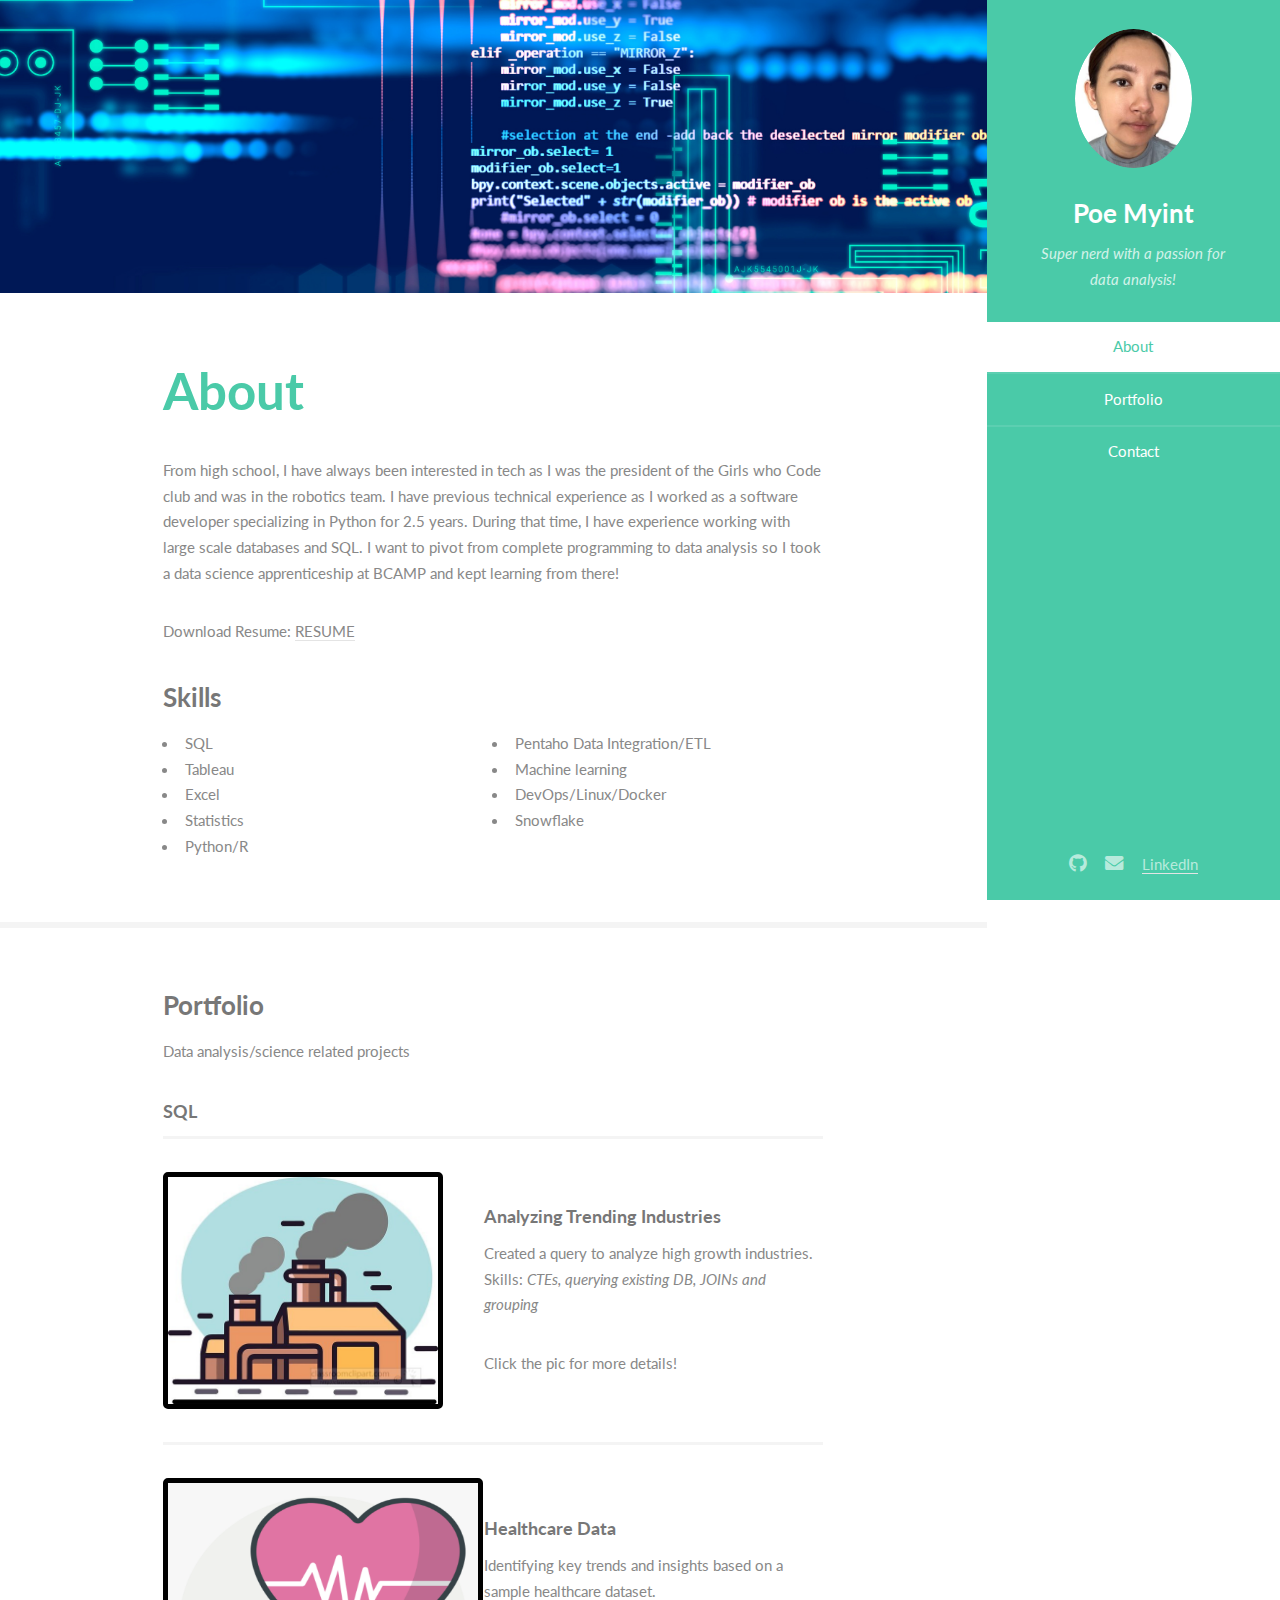
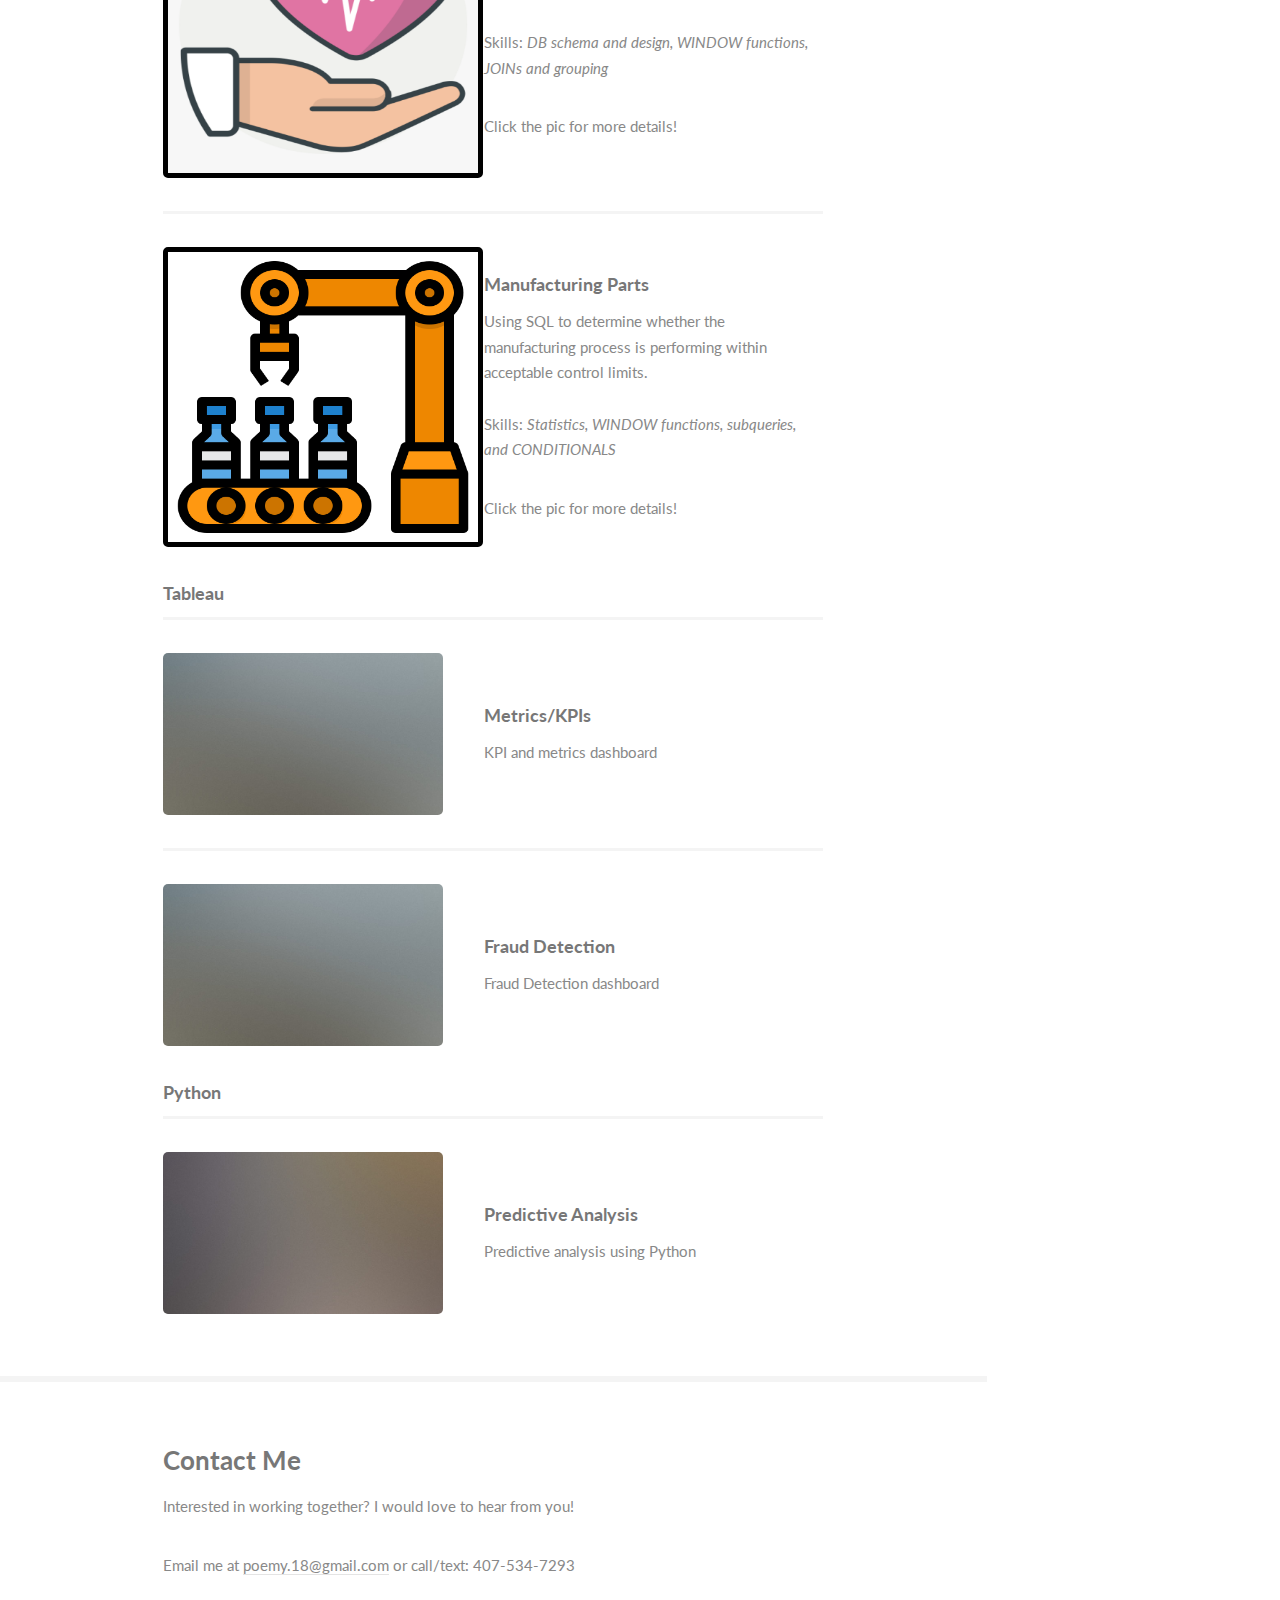
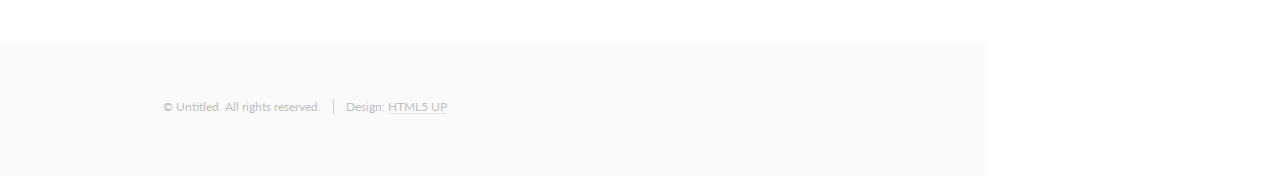
<file: index.html>
<!DOCTYPE HTML>
<!--
	Read Only by HTML5 UP
	html5up.net | @ajlkn
	Free for personal and commercial use under the CCA 3.0 license (html5up.net/license)
-->
<html>
	<head>
		<title>Poe Myint</title>
		<meta charset="utf-8" />
		<meta name="viewport" content="width=device-width, initial-scale=1, user-scalable=no" />
		<link rel="stylesheet" href="assets/css/main.css" />
	</head>
	<body class="is-preload">

		<!-- Header -->
			<section id="header">
				<header>
					<span class="image avatar"><img src="images/avatar.jpg" alt="" /></span>
					<h1 id="logo"><a href="#">Poe Myint</a></h1>
					<p>Super nerd with a passion for<br />
					data analysis!</p>
				</header>
				<nav id="nav">
					<ul>
						<li><a href="#one" class="active">About</a></li>
						<li><a href="#three">Portfolio</a></li>
						<li><a href="#four">Contact</a></li>
					</ul>
				</nav>
				<footer>
					<ul class="icons">
						<li><a href="https://github.com/poem13" class="icon brands fa-github"><span class="label">Github</span></a></li>
						<li><a href="mailto: poemy.18@gmail.com" class="icon solid fa-envelope"><span class="label">Email</span></a></li>
						<li><a href="https://www.linkedin.com/in/poemyint/"><span class="label">LinkedIn</span></a></li>
					</ul>
				</footer>
			</section>

		<!-- Wrapper -->
			<div id="wrapper">

				<!-- Main -->
					<div id="main">

						<!-- One -->
							<section id="one">
								<div class="image main" data-position="center">
									<img src="images/banner.jpg" alt="" />
								</div>
								<div class="container">
									<header class="major">
										<h2>About</h2>
									</header>
									<p>From high school, I have always been interested in tech as I was the president of the Girls who Code club and was in the robotics team. I have previous technical experience as I worked as a software developer specializing in Python for 2.5 years. During that time, I have experience working with large scale databases and SQL. I want to pivot from complete programming to data analysis so I took a data science apprenticeship at BCAMP and kept learning from there!</p>
									<p>Download Resume: <a href="resume.pdf" download="filename">RESUME</a>
									<h3>Skills</h3>
									<ul style="column-count:2">
										<li>SQL</li>
										<li>Tableau</li>
										<li>Excel</li>
										<li>Statistics</li>
										<li>Python/R</li>
										<li>Pentaho Data Integration/ETL</li>
										<li>Machine learning</li>
										<li>DevOps/Linux/Docker</li>
										<li>Snowflake</li>
									</ul>
								</div>
							</section>


						<!-- Three -->
							<section id="three">
								<div class="container">
									<h3>Portfolio</h3>
									<p>Data analysis/science related projects</p>
									<div class="features">
										<h4>SQL</h4>
										<article>
											<a href="sql1.html" class="image"><img src="images/industry.jpg" alt="" style='border:5px solid #000000'/></a>
											<div class="inner">
												<h4>Analyzing Trending Industries</h4>
												<p>Created a query to analyze high growth industries. Skills: <i>CTEs, querying existing DB, JOINs and grouping</i></p>
												<p>Click the pic for more details!</p>
											</div>
										</article>
										<article>
											<a href="sql2.html" class="image"><img src="images/heart.png" alt="" style="border:5px solid #000000; width:320px;height:300px"/></a>
											<div class="inner">
												<h4>Healthcare Data</h4>
												<p>Identifying key trends and insights based on a sample healthcare dataset. <br></br>Skills: <i>DB schema and design, WINDOW functions, JOINs and grouping</i></p>
												<p>Click the pic for more details!</p>
											</div>
										</article>
										<article>
											<a href="sql3.html" class="image"><img src="images/manufacturer.png" alt="" style="border:5px solid #000000; width:320px;height:300px"/></a>
											<div class="inner">
												<h4>Manufacturing Parts</h4>
												<p>Using SQL to determine whether the manufacturing process is performing within acceptable control limits.<br></br>Skills: <i>Statistics, WINDOW functions, subqueries, and CONDITIONALS</i></p>
												<p>Click the pic for more details!</p>
											</div>
										</article>
										<h4>Tableau</h4>
										<article>
											<a href="#" class="image"><img src="images/pic02.jpg" alt="" /></a>
											<div class="inner">
												<h4>Metrics/KPIs</h4>
												<p>KPI and metrics dashboard</p>
											</div>
										</article>
										<article>
											<a href="#" class="image"><img src="images/pic02.jpg" alt="" /></a>
											<div class="inner">
												<h4>Fraud Detection</h4>
												<p>Fraud Detection dashboard</p>
											</div>
										</article>
										<h4>Python</h4>
										<article>
											<a href="#" class="image"><img src="images/pic03.jpg" alt="" /></a>
											<div class="inner">
												<h4>Predictive Analysis</h4>
												<p>Predictive analysis using Python</p>
											</div>
										</article>
									</div>
								</div>
							</section>

						<!-- Four -->
							<section id="four">
								<div class="container">
									<h3>Contact Me</h3>
									<p>Interested in working together? I would love to hear from you!</p>
									<p>Email me at <a href="poemy.18@gmail.com">poemy.18@gmail.com</a>
										or call/text: 407-534-7293</p>
								</div>
							</section>

						<!-- Five -->
						<!--
							<section id="five">
								<div class="container">
									<h3>Elements</h3>

									<section>
										<h4>Text</h4>
										<p>This is <b>bold</b> and this is <strong>strong</strong>. This is <i>italic</i> and this is <em>emphasized</em>.
										This is <sup>superscript</sup> text and this is <sub>subscript</sub> text.
										This is <u>underlined</u> and this is code: <code>for (;;) { ... }</code>. Finally, <a href="#">this is a link</a>.</p>
										<hr />
										<header>
											<h4>Heading with a Subtitle</h4>
											<p>Lorem ipsum dolor sit amet nullam id egestas urna aliquam</p>
										</header>
										<p>Nunc lacinia ante nunc ac lobortis. Interdum adipiscing gravida odio porttitor sem non mi integer non faucibus ornare mi ut ante amet placerat aliquet. Volutpat eu sed ante lacinia sapien lorem accumsan varius montes viverra nibh in adipiscing blandit tempus accumsan.</p>
										<header>
											<h5>Heading with a Subtitle</h5>
											<p>Lorem ipsum dolor sit amet nullam id egestas urna aliquam</p>
										</header>
										<p>Nunc lacinia ante nunc ac lobortis. Interdum adipiscing gravida odio porttitor sem non mi integer non faucibus ornare mi ut ante amet placerat aliquet. Volutpat eu sed ante lacinia sapien lorem accumsan varius montes viverra nibh in adipiscing blandit tempus accumsan.</p>
										<hr />
										<h2>Heading Level 2</h2>
										<h3>Heading Level 3</h3>
										<h4>Heading Level 4</h4>
										<h5>Heading Level 5</h5>
										<h6>Heading Level 6</h6>
										<hr />
										<h5>Blockquote</h5>
										<blockquote>Fringilla nisl. Donec accumsan interdum nisi, quis tincidunt felis sagittis eget tempus euismod. Vestibulum ante ipsum primis in faucibus vestibulum. Blandit adipiscing eu felis iaculis volutpat ac adipiscing accumsan faucibus. Vestibulum ante ipsum primis in faucibus lorem ipsum dolor sit amet nullam adipiscing eu felis.</blockquote>
										<h5>Preformatted</h5>
										<pre><code>i = 0;

while (!deck.isInOrder()) {
    print 'Iteration ' + i;
    deck.shuffle();
    i++;
}

print 'It took ' + i + ' iterations to sort the deck.';</code></pre>
									</section>

									<section>
										<h4>Lists</h4>
										<div class="row">
											<div class="col-6 col-12-xsmall">
												<h5>Unordered</h5>
												<ul>
													<li>Dolor pulvinar etiam magna etiam.</li>
													<li>Sagittis adipiscing lorem eleifend.</li>
													<li>Felis enim feugiat dolore viverra.</li>
												</ul>
												<h5>Alternate</h5>
												<ul class="alt">
													<li>Dolor pulvinar etiam magna etiam.</li>
													<li>Sagittis adipiscing lorem eleifend.</li>
													<li>Felis enim feugiat dolore viverra.</li>
												</ul>
											</div>
											<div class="col-6 col-12-xsmall">
												<h5>Ordered</h5>
												<ol>
													<li>Dolor pulvinar etiam magna etiam.</li>
													<li>Etiam vel felis at lorem sed viverra.</li>
													<li>Felis enim feugiat dolore viverra.</li>
													<li>Dolor pulvinar etiam magna etiam.</li>
													<li>Etiam vel felis at lorem sed viverra.</li>
													<li>Felis enim feugiat dolore viverra.</li>
												</ol>
												<h5>Icons</h5>
												<ul class="icons">
													<li><a href="#" class="icon brands fa-twitter"><span class="label">Twitter</span></a></li>
													<li><a href="#" class="icon brands fa-facebook-f"><span class="label">Facebook</span></a></li>
													<li><a href="#" class="icon brands fa-instagram"><span class="label">Instagram</span></a></li>
													<li><a href="#" class="icon brands fa-github"><span class="label">Github</span></a></li>
													<li><a href="#" class="icon brands fa-dribbble"><span class="label">Dribbble</span></a></li>
													<li><a href="#" class="icon brands fa-tumblr"><span class="label">Tumblr</span></a></li>
												</ul>
											</div>
										</div>
										<h5>Actions</h5>
										<ul class="actions">
											<li><a href="#" class="button primary">Default</a></li>
											<li><a href="#" class="button">Default</a></li>
											<li><a href="#" class="button alt">Default</a></li>
										</ul>
										<ul class="actions small">
											<li><a href="#" class="button primary small">Small</a></li>
											<li><a href="#" class="button small">Small</a></li>
											<li><a href="#" class="button alt small">Small</a></li>
										</ul>
										<div class="row">
											<div class="col-3 col-6-medium col-12-xsmall">
												<ul class="actions stacked">
													<li><a href="#" class="button primary">Default</a></li>
													<li><a href="#" class="button">Default</a></li>
													<li><a href="#" class="button alt">Default</a></li>
												</ul>
											</div>
											<div class="col-3 col-6 col-12-xsmall">
												<ul class="actions stacked">
													<li><a href="#" class="button primary small">Small</a></li>
													<li><a href="#" class="button small">Small</a></li>
													<li><a href="#" class="button alt small">Small</a></li>
												</ul>
											</div>
											<div class="col-3 col-6-medium col-12-xsmall">
												<ul class="actions stacked">
													<li><a href="#" class="button primary fit">Default</a></li>
													<li><a href="#" class="button fit">Default</a></li>
													<li><a href="#" class="button alt fit">Default</a></li>
												</ul>
											</div>
											<div class="col-3 col-6-medium col-12-xsmall">
												<ul class="actions stacked">
													<li><a href="#" class="button primary small fit">Small</a></li>
													<li><a href="#" class="button small fit">Small</a></li>
													<li><a href="#" class="button alt small fit">Small</a></li>
												</ul>
											</div>
										</div>
									</section>

									<section>
										<h4>Table</h4>
										<h5>Default</h5>
										<div class="table-wrapper">
											<table>
												<thead>
													<tr>
														<th>Name</th>
														<th>Description</th>
														<th>Price</th>
													</tr>
												</thead>
												<tbody>
													<tr>
														<td>Item One</td>
														<td>Ante turpis integer aliquet porttitor.</td>
														<td>29.99</td>
													</tr>
													<tr>
														<td>Item Two</td>
														<td>Vis ac commodo adipiscing arcu aliquet.</td>
														<td>19.99</td>
													</tr>
													<tr>
														<td>Item Three</td>
														<td> Morbi faucibus arcu accumsan lorem.</td>
														<td>29.99</td>
													</tr>
													<tr>
														<td>Item Four</td>
														<td>Vitae integer tempus condimentum.</td>
														<td>19.99</td>
													</tr>
													<tr>
														<td>Item Five</td>
														<td>Ante turpis integer aliquet porttitor.</td>
														<td>29.99</td>
													</tr>
												</tbody>
												<tfoot>
													<tr>
														<td colspan="2"></td>
														<td>100.00</td>
													</tr>
												</tfoot>
											</table>
										</div>

										<h5>Alternate</h5>
										<div class="table-wrapper">
											<table class="alt">
												<thead>
													<tr>
														<th>Name</th>
														<th>Description</th>
														<th>Price</th>
													</tr>
												</thead>
												<tbody>
													<tr>
														<td>Item One</td>
														<td>Ante turpis integer aliquet porttitor.</td>
														<td>29.99</td>
													</tr>
													<tr>
														<td>Item Two</td>
														<td>Vis ac commodo adipiscing arcu aliquet.</td>
														<td>19.99</td>
													</tr>
													<tr>
														<td>Item Three</td>
														<td> Morbi faucibus arcu accumsan lorem.</td>
														<td>29.99</td>
													</tr>
													<tr>
														<td>Item Four</td>
														<td>Vitae integer tempus condimentum.</td>
														<td>19.99</td>
													</tr>
													<tr>
														<td>Item Five</td>
														<td>Ante turpis integer aliquet porttitor.</td>
														<td>29.99</td>
													</tr>
												</tbody>
												<tfoot>
													<tr>
														<td colspan="2"></td>
														<td>100.00</td>
													</tr>
												</tfoot>
											</table>
										</div>
									</section>

									<section>
										<h4>Buttons</h4>
										<ul class="actions">
											<li><a href="#" class="button primary">Primary</a></li>
											<li><a href="#" class="button">Default</a></li>
											<li><a href="#" class="button alt">Alternate</a></li>
										</ul>
										<ul class="actions">
											<li><a href="#" class="button primary large">Large</a></li>
											<li><a href="#" class="button">Default</a></li>
											<li><a href="#" class="button alt small">Small</a></li>
										</ul>
										<ul class="actions fit">
											<li><a href="#" class="button primary fit">Fit</a></li>
											<li><a href="#" class="button fit">Fit</a></li>
											<li><a href="#" class="button alt fit">Fit</a></li>
										</ul>
										<ul class="actions fit small">
											<li><a href="#" class="button primary fit small">Fit + Small</a></li>
											<li><a href="#" class="button fit small">Fit + Small</a></li>
											<li><a href="#" class="button alt fit small">Fit + Small</a></li>
										</ul>
										<ul class="actions">
											<li><a href="#" class="button primary icon solid fa-download">Icon</a></li>
											<li><a href="#" class="button icon solid fa-download">Icon</a></li>
											<li><a href="#" class="button alt icon solid fa-check">Icon</a></li>
										</ul>
										<ul class="actions">
											<li><span class="button primary disabled">Primary</span></li>
											<li><span class="button disabled">Default</span></li>
											<li><span class="button alt disabled">Alternate</span></li>
										</ul>
									</section>

									<section>
										<h4>Form</h4>
										<form method="post" action="#">
											<div class="row gtr-uniform">
												<div class="col-6 col-12-xsmall">
													<input type="text" name="demo-name" id="demo-name" value="" placeholder="Name" />
												</div>
												<div class="col-6 col-12-xsmall">
													<input type="email" name="demo-email" id="demo-email" value="" placeholder="Email" />
												</div>
												<div class="col-12">
													<select name="demo-category" id="demo-category">
														<option value="">- Category -</option>
														<option value="1">Manufacturing</option>
														<option value="1">Shipping</option>
														<option value="1">Administration</option>
														<option value="1">Human Resources</option>
													</select>
												</div>
												<div class="col-4 col-12-medium">
													<input type="radio" id="demo-priority-low" name="demo-priority" checked>
													<label for="demo-priority-low">Low Priority</label>
												</div>
												<div class="col-4 col-12-medium">
													<input type="radio" id="demo-priority-normal" name="demo-priority">
													<label for="demo-priority-normal">Normal Priority</label>
												</div>
												<div class="col-4 col-12-medium">
													<input type="radio" id="demo-priority-high" name="demo-priority">
													<label for="demo-priority-high">High Priority</label>
												</div>
												<div class="col-6 col-12-medium">
													<input type="checkbox" id="demo-copy" name="demo-copy">
													<label for="demo-copy">Email me a copy of this message</label>
												</div>
												<div class="col-6 col-12-medium">
													<input type="checkbox" id="demo-human" name="demo-human" checked>
													<label for="demo-human">I am a human and not a robot</label>
												</div>
												<div class="col-12">
													<textarea name="demo-message" id="demo-message" placeholder="Enter your message" rows="6"></textarea>
												</div>
												<div class="col-12">
													<ul class="actions">
														<li><input type="submit" value="Send Message" /></li>
														<li><input type="reset" value="Reset" class="alt" /></li>
													</ul>
												</div>
											</div>
										</form>
									</section>

									<section>
										<h4>Image</h4>
										<h5>Fit</h5>
										<span class="image fit"><img src="images/banner.jpg" alt="" /></span>
										<div class="box alt">
											<div class="row gtr-50 gtr-uniform">
												<div class="col-4"><span class="image fit"><img src="images/pic01.jpg" alt="" /></span></div>
												<div class="col-4"><span class="image fit"><img src="images/pic02.jpg" alt="" /></span></div>
												<div class="col-4"><span class="image fit"><img src="images/pic03.jpg" alt="" /></span></div>
												<div class="col-4"><span class="image fit"><img src="images/pic02.jpg" alt="" /></span></div>
												<div class="col-4"><span class="image fit"><img src="images/pic03.jpg" alt="" /></span></div>
												<div class="col-4"><span class="image fit"><img src="images/pic01.jpg" alt="" /></span></div>
												<div class="col-4"><span class="image fit"><img src="images/pic03.jpg" alt="" /></span></div>
												<div class="col-4"><span class="image fit"><img src="images/pic01.jpg" alt="" /></span></div>
												<div class="col-4"><span class="image fit"><img src="images/pic02.jpg" alt="" /></span></div>
											</div>
										</div>
										<h5>Left &amp; Right</h5>
										<p><span class="image left"><img src="images/avatar.jpg" alt="" /></span>Fringilla nisl. Donec accumsan interdum nisi, quis tincidunt felis sagittis eget. tempus euismod. Vestibulum ante ipsum primis in faucibus vestibulum. Blandit adipiscing eu felis iaculis volutpat ac adipiscing accumsan eu faucibus. Integer ac pellentesque praesent tincidunt felis sagittis eget. tempus euismod. Vestibulum ante ipsum primis in faucibus vestibulum. Blandit adipiscing eu felis iaculis volutpat ac adipiscing accumsan eu faucibus. Integer ac pellentesque praesent. Donec accumsan interdum nisi, quis tincidunt felis sagittis eget. tempus euismod. Vestibulum ante ipsum primis in faucibus vestibulum. Blandit adipiscing eu felis iaculis volutpat ac adipiscing accumsan eu faucibus. Integer ac pellentesque praesent tincidunt felis sagittis eget. tempus euismod. Vestibulum ante ipsum primis in faucibus vestibulum. Blandit adipiscing eu felis iaculis volutpat ac adipiscing accumsan eu faucibus. Integer ac pellentesque praesent.</p>
										<p><span class="image right"><img src="images/avatar.jpg" alt="" /></span>Fringilla nisl. Donec accumsan interdum nisi, quis tincidunt felis sagittis eget. tempus euismod. Vestibulum ante ipsum primis in faucibus vestibulum. Blandit adipiscing eu felis iaculis volutpat ac adipiscing accumsan eu faucibus. Integer ac pellentesque praesent tincidunt felis sagittis eget. tempus euismod. Vestibulum ante ipsum primis in faucibus vestibulum. Blandit adipiscing eu felis iaculis volutpat ac adipiscing accumsan eu faucibus. Integer ac pellentesque praesent. Donec accumsan interdum nisi, quis tincidunt felis sagittis eget. tempus euismod. Vestibulum ante ipsum primis in faucibus vestibulum. Blandit adipiscing eu felis iaculis volutpat ac adipiscing accumsan eu faucibus. Integer ac pellentesque praesent tincidunt felis sagittis eget. tempus euismod. Vestibulum ante ipsum primis in faucibus vestibulum. Blandit adipiscing eu felis iaculis volutpat ac adipiscing accumsan eu faucibus. Integer ac pellentesque praesent.</p>
									</section>

								</div>
							</section>
						-->

					</div>

				<!-- Footer -->
					<section id="footer">
						<div class="container">
							<ul class="copyright">
								<li>&copy; Untitled. All rights reserved.</li><li>Design: <a href="http://html5up.net">HTML5 UP</a></li>
							</ul>
						</div>
					</section>

			</div>

		<!-- Scripts -->
			<script src="assets/js/jquery.min.js"></script>
			<script src="assets/js/jquery.scrollex.min.js"></script>
			<script src="assets/js/jquery.scrolly.min.js"></script>
			<script src="assets/js/browser.min.js"></script>
			<script src="assets/js/breakpoints.min.js"></script>
			<script src="assets/js/util.js"></script>
			<script src="assets/js/main.js"></script>

	</body>
</html>
</file>
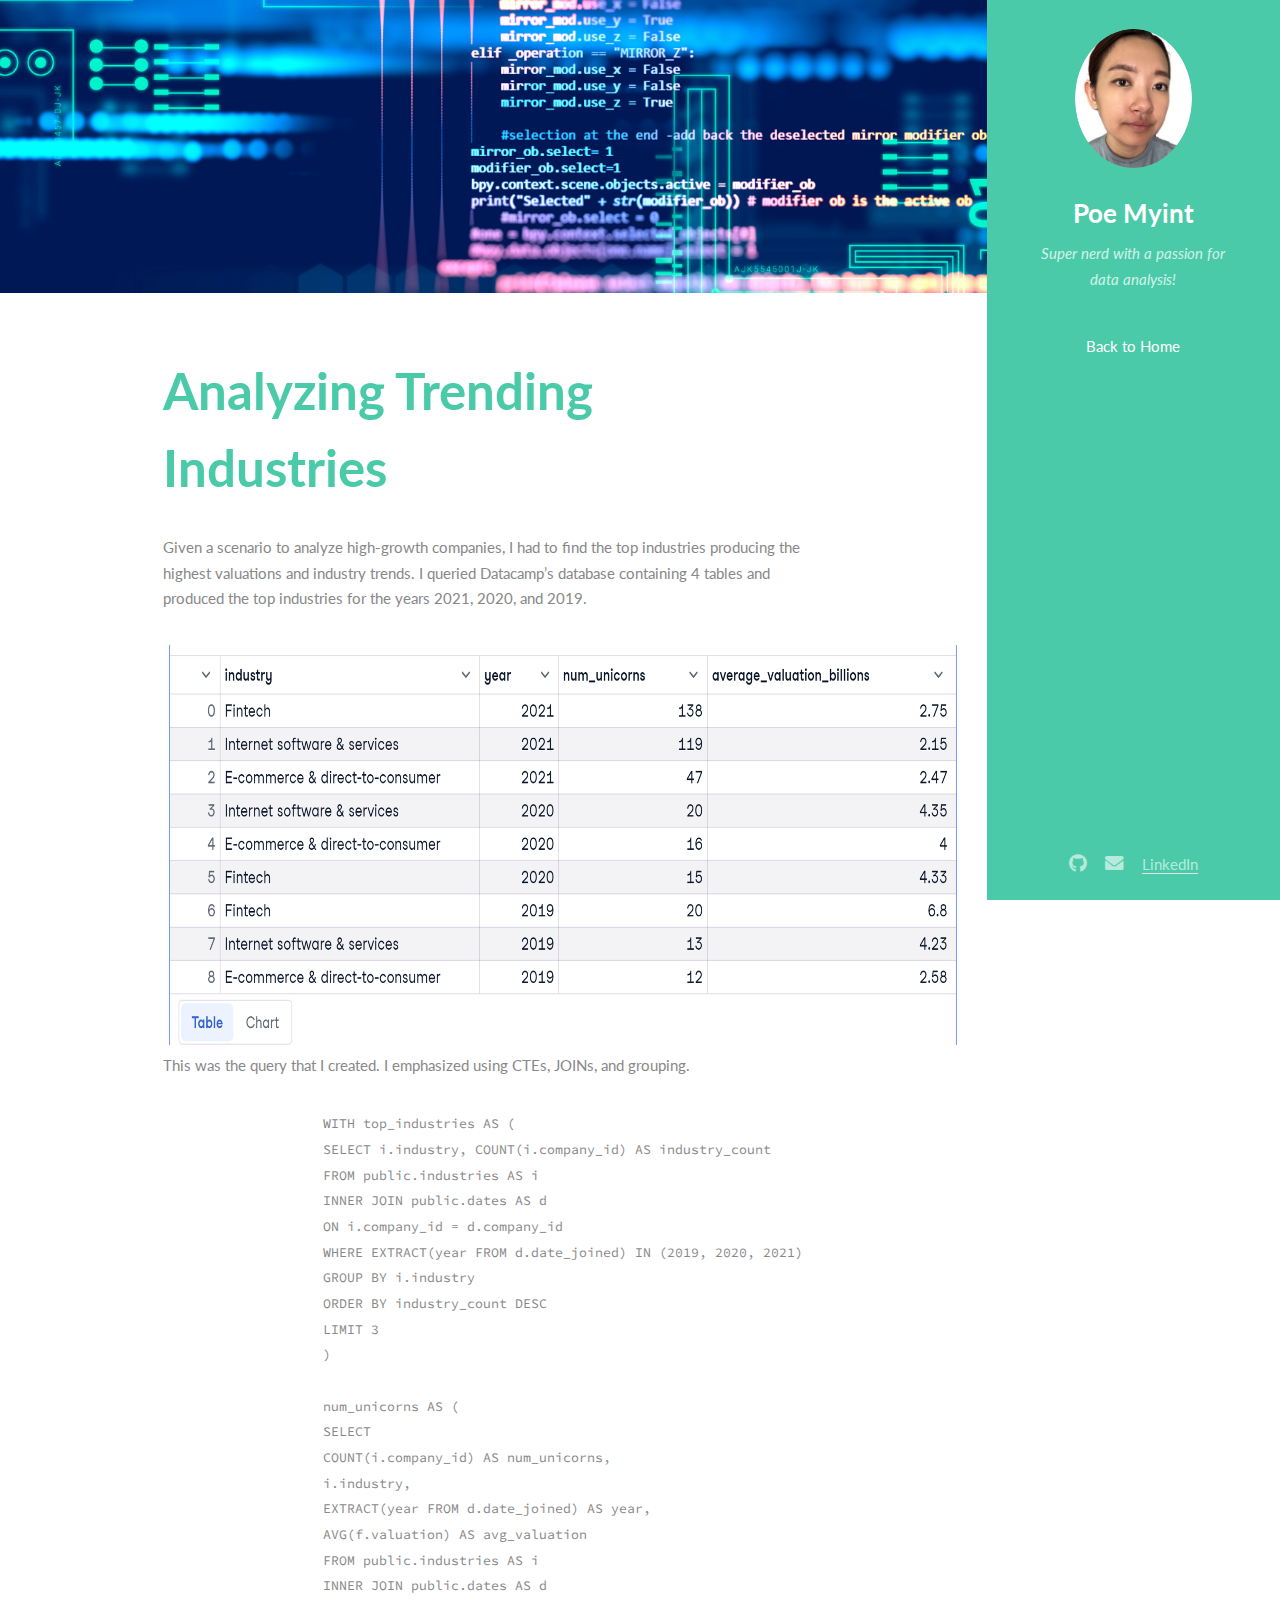
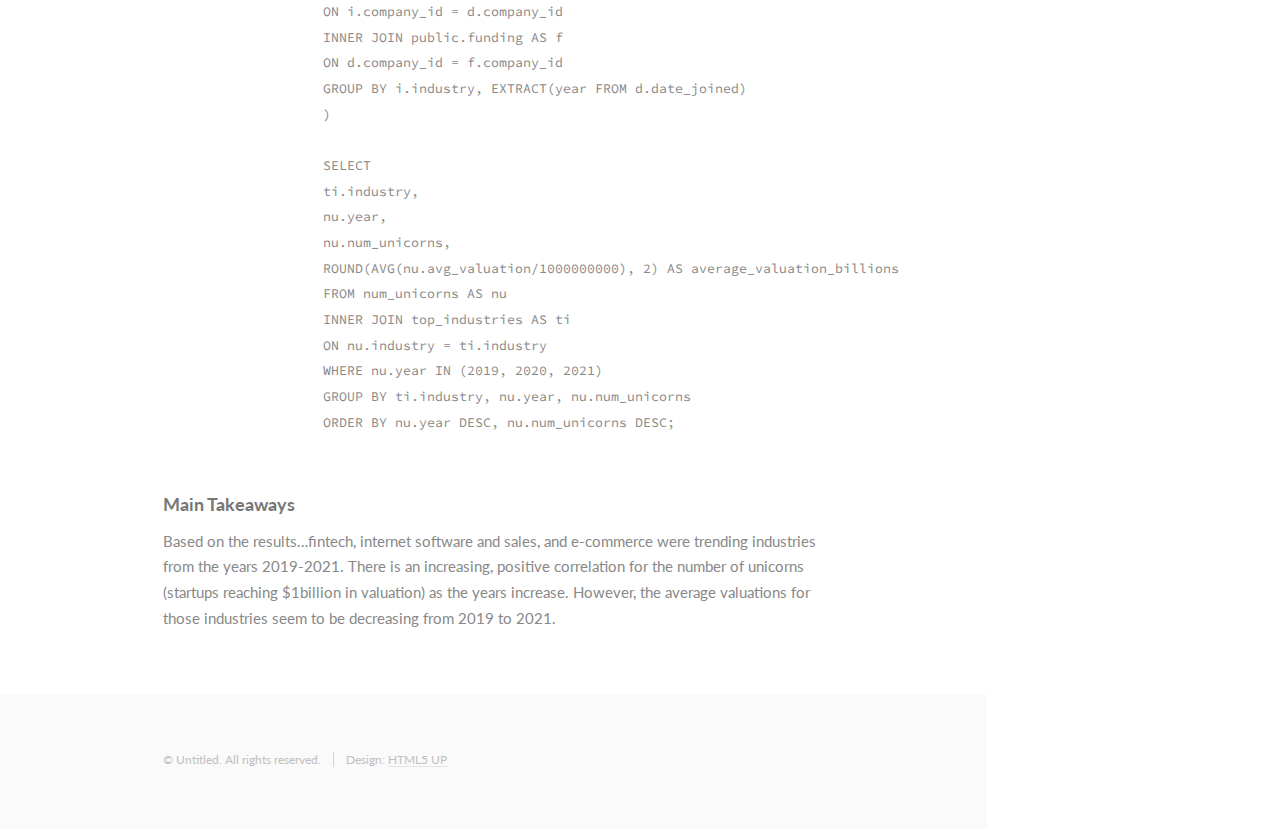
<file: sql1.html>
<!DOCTYPE HTML>
<!--
	Read Only by HTML5 UP
	html5up.net | @ajlkn
	Free for personal and commercial use under the CCA 3.0 license (html5up.net/license)
-->
<html>
<head>
    <title>Poe Myint</title>
    <meta charset="utf-8" />
    <meta name="viewport" content="width=device-width, initial-scale=1, user-scalable=no" />
    <link rel="stylesheet" href="assets/css/main.css" />
</head>
<body class="is-preload">

<!-- Header -->
<section id="header">
    <header>
        <span class="image avatar"><img src="images/avatar.jpg" alt="" /></span>
        <h1 id="logo"><a href="#">Poe Myint</a></h1>
        <p>Super nerd with a passion for<br />
            data analysis!</p>
    </header>
    <nav id="nav">
        <ul>
            <li><a href="index.html">Back to Home</a></li>
        </ul>
    </nav>
    <footer>
        <ul class="icons">
            <li><a href="https://github.com/poem13" class="icon brands fa-github"><span class="label">Github</span></a></li>
            <li><a href="mailto: poemy.18@gmail.com" class="icon solid fa-envelope"><span class="label">Email</span></a></li>
            <li><a href="https://www.linkedin.com/in/poemyint/"><span class="label">LinkedIn</span></a></li>
        </ul>
    </footer>
</section>

<!-- Wrapper -->
<div id="wrapper">

    <!-- Main -->
    <div id="main">

        <!-- One -->
        <section id="one">
            <div class="image main" data-position="center">
                <img src="images/banner.jpg" alt="" />
            </div>
            <div class="container">
                <header class="major">
                    <h2>Analyzing Trending Industries</h2>
                </header>
                <p>Given a scenario to analyze high-growth companies, I had to find the top industries producing the highest valuations and industry trends. I queried Datacamp’s database containing 4 tables and produced the top industries for the years 2021, 2020, and 2019.</p>
                <img src="table.png" style="width:800px;height:400px;">
                <p>This was the query that I created. I emphasized using CTEs, JOINs, and grouping.</p>
                <pre>
                    WITH top_industries AS (
                    SELECT i.industry, COUNT(i.company_id) AS industry_count
                    FROM public.industries AS i
                    INNER JOIN public.dates AS d
                    ON i.company_id = d.company_id
                    WHERE EXTRACT(year FROM d.date_joined) IN (2019, 2020, 2021)
                    GROUP BY i.industry
                    ORDER BY industry_count DESC
                    LIMIT 3
                    )

                    num_unicorns AS (
                    SELECT
                    COUNT(i.company_id) AS num_unicorns,
                    i.industry,
                    EXTRACT(year FROM d.date_joined) AS year,
                    AVG(f.valuation) AS avg_valuation
                    FROM public.industries AS i
                    INNER JOIN public.dates AS d
                    ON i.company_id = d.company_id
                    INNER JOIN public.funding AS f
                    ON d.company_id = f.company_id
                    GROUP BY i.industry, EXTRACT(year FROM d.date_joined)
                    )

                    SELECT
                    ti.industry,
                    nu.year,
                    nu.num_unicorns,
                    ROUND(AVG(nu.avg_valuation/1000000000), 2) AS average_valuation_billions
                    FROM num_unicorns AS nu
                    INNER JOIN top_industries AS ti
                    ON nu.industry = ti.industry
                    WHERE nu.year IN (2019, 2020, 2021)
                    GROUP BY ti.industry, nu.year, nu.num_unicorns
                    ORDER BY nu.year DESC, nu.num_unicorns DESC;
                </pre>
                <h4>Main Takeaways</h4>
                <p>Based  on the results…fintech, internet software and sales, and e-commerce were trending industries from the years 2019-2021. There is an increasing, positive correlation for the number of unicorns (startups reaching $1billion in valuation) as the years increase. However, the average valuations for those industries seem to be decreasing from 2019 to 2021.</p>
            </div>
        </section>

    </div>

    <!-- Footer -->
    <section id="footer">
        <div class="container">
            <ul class="copyright">
                <li>&copy; Untitled. All rights reserved.</li><li>Design: <a href="http://html5up.net">HTML5 UP</a></li>
            </ul>
        </div>
    </section>

</div>

<!-- Scripts -->
<script src="assets/js/jquery.min.js"></script>
<script src="assets/js/jquery.scrollex.min.js"></script>
<script src="assets/js/jquery.scrolly.min.js"></script>
<script src="assets/js/browser.min.js"></script>
<script src="assets/js/breakpoints.min.js"></script>
<script src="assets/js/util.js"></script>
<script src="assets/js/main.js"></script>

</body>
</html>
</file>
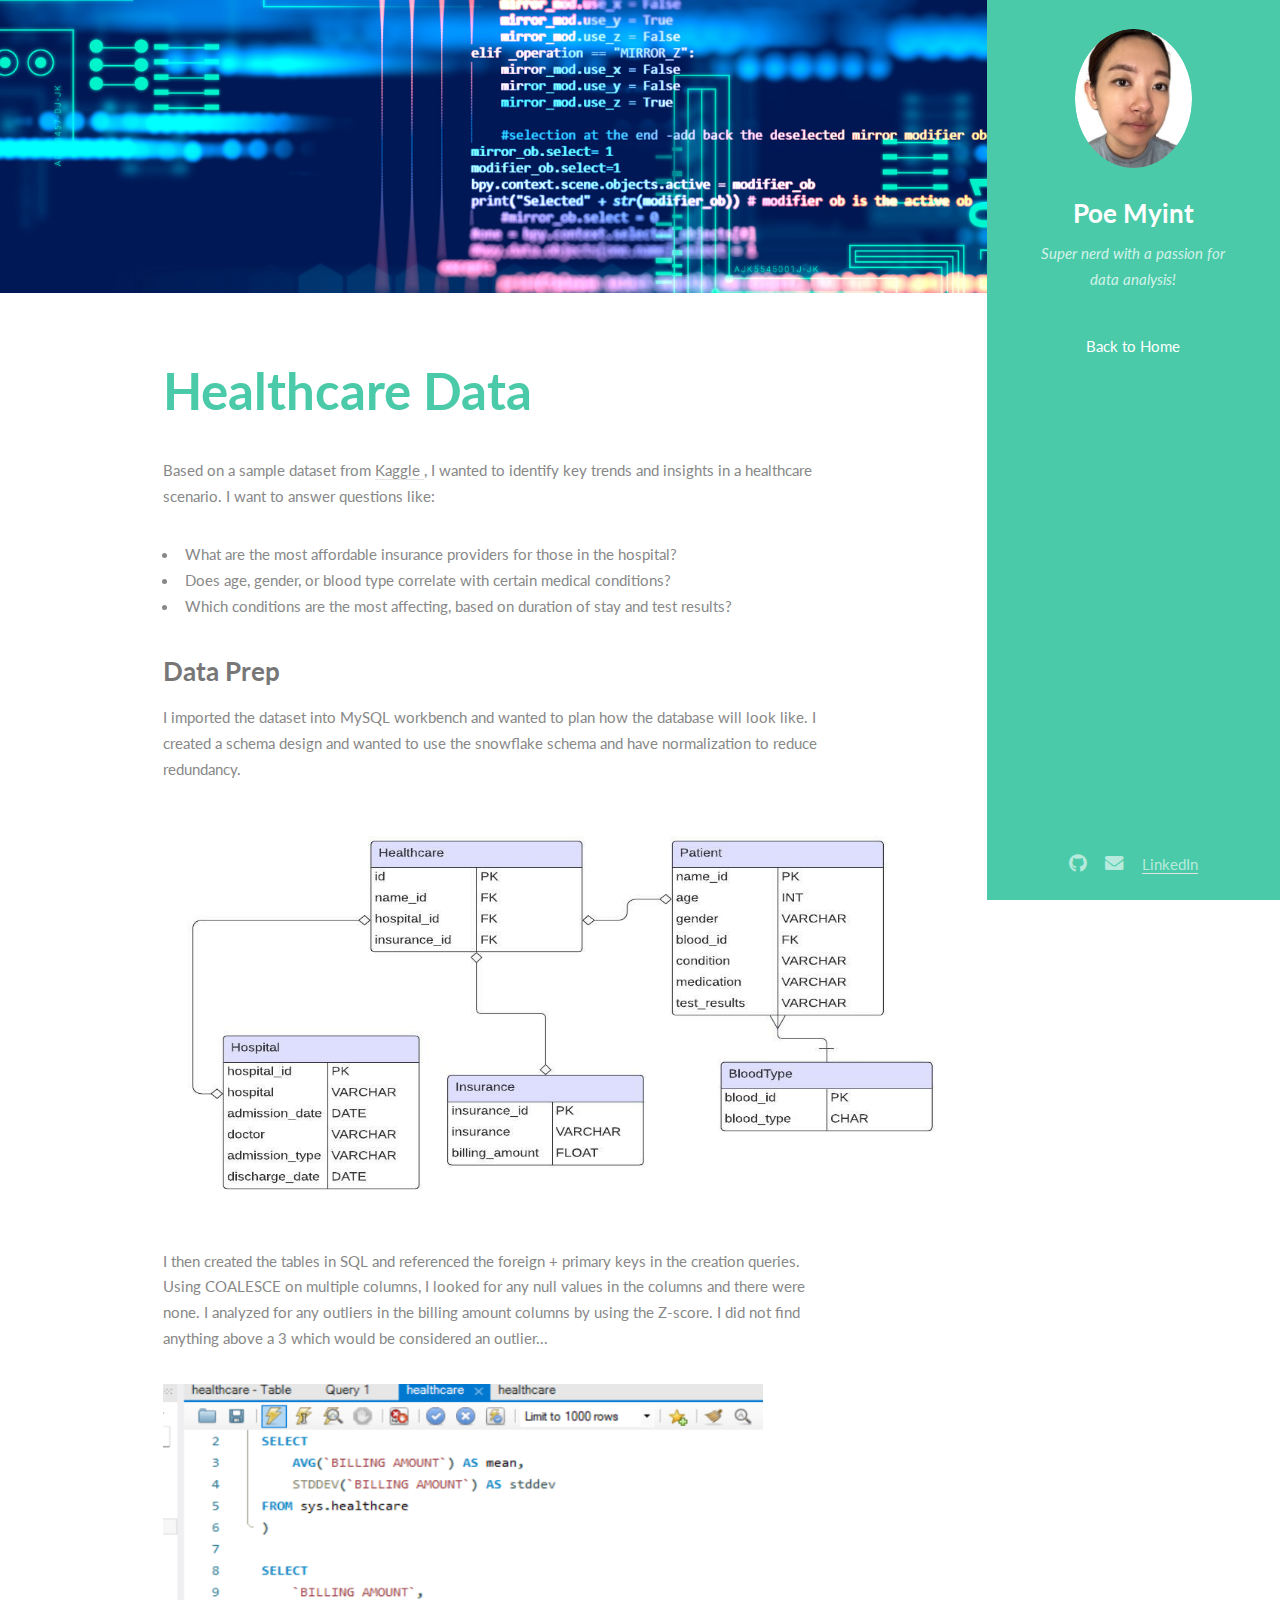
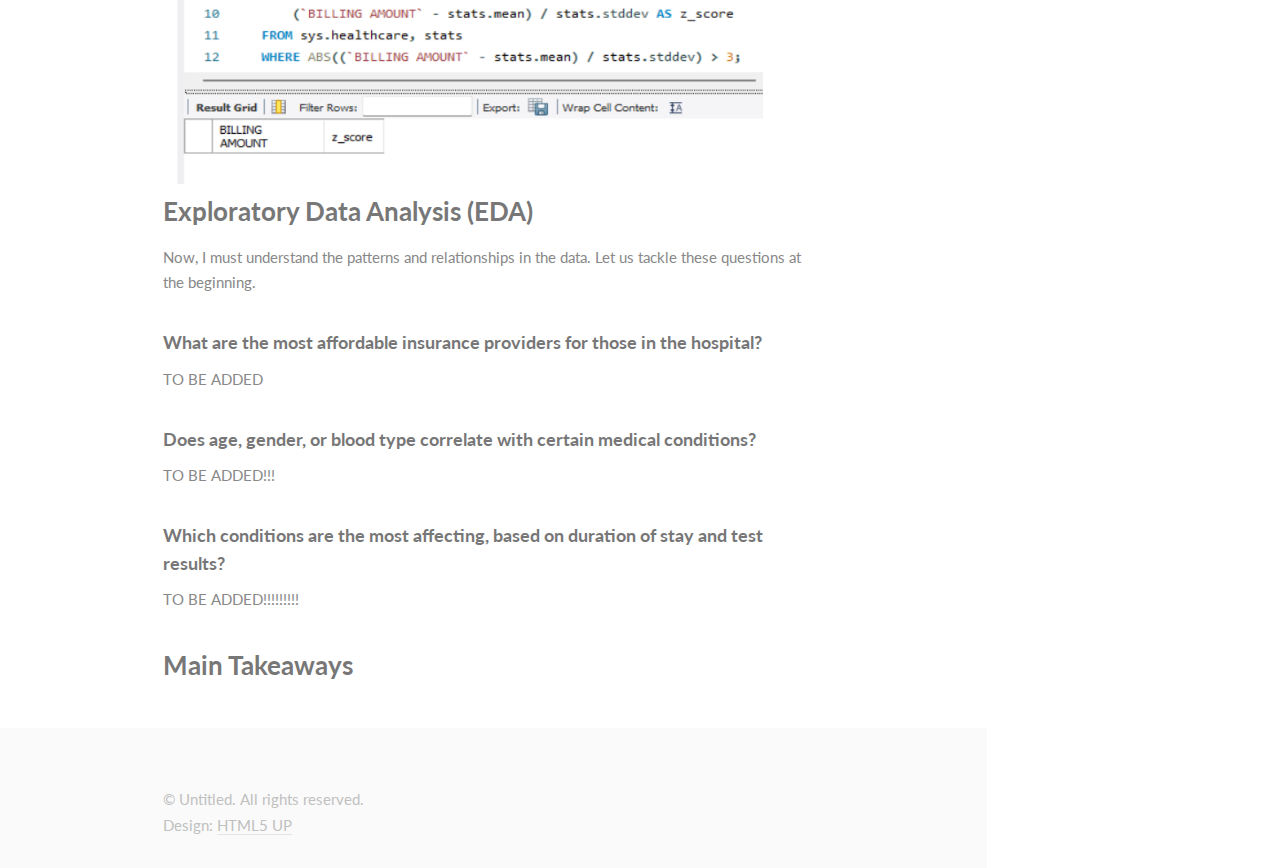
<file: sql2.html>
<!DOCTYPE HTML>
<!--
	Read Only by HTML5 UP
	html5up.net | @ajlkn
	Free for personal and commercial use under the CCA 3.0 license (html5up.net/license)
-->
<html>
<head>
    <title>Poe Myint</title>
    <meta charset="utf-8" />
    <meta name="viewport" content="width=device-width, initial-scale=1, user-scalable=no" />
    <link rel="stylesheet" href="assets/css/main.css" />
</head>
<body class="is-preload">

<!-- Header -->
<section id="header">
    <header>
        <span class="image avatar"><img src="images/avatar.jpg" alt="" /></span>
        <h1 id="logo"><a href="#">Poe Myint</a></h1>
        <p>Super nerd with a passion for<br />
            data analysis!</p>
    </header>
    <nav id="nav">
        <ul>
            <li><a href="index.html">Back to Home</a></li>
        </ul>
    </nav>
    <footer>
        <ul class="icons">
            <li><a href="https://github.com/poem13" class="icon brands fa-github"><span class="label">Github</span></a></li>
            <li><a href="mailto: poemy.18@gmail.com" class="icon solid fa-envelope"><span class="label">Email</span></a></li>
            <li><a href="https://www.linkedin.com/in/poemyint/"><span class="label">LinkedIn</span></a></li>
        </ul>
    </footer>
</section>

<!-- Wrapper -->
<div id="wrapper">

    <!-- Main -->
    <div id="main">

        <!-- One -->
        <section id="one">
            <div class="image main" data-position="center">
                <img src="images/banner.jpg" alt="" />
            </div>
            <div class="container">
                <header class="major">
                    <h2>Healthcare Data</h2>
                </header>
                <p>Based on a sample dataset from <a href="https://www.kaggle.com/datasets/prasad22/healthcare-dataset">Kaggle </a>, I wanted to identify key trends and insights in a healthcare scenario. I want to answer questions like:</p>
                <ul>
                    <li>What are the most affordable insurance providers for those in the hospital?</li>
                    <li>Does age, gender, or blood type correlate with certain medical conditions?</li>
                    <li>Which conditions are the most affecting, based on duration of stay and test results?</li>
                </ul>
                <h3>Data Prep</h3>
                <p>I imported the dataset into MySQL workbench and wanted to plan how the database will look like. I created a schema design and wanted to use the snowflake schema and have normalization to reduce redundancy.</p>
                <img src="images/healthcare.jpeg" alt="" style="width:800px;height:400px";/>
                <br></br>
                <p>I then created the tables in SQL and referenced the foreign + primary keys in the creation queries.
                    Using COALESCE on multiple columns, I looked for any null values in the columns and there were none.
                I analyzed for any outliers in the billing amount columns by using the Z-score. I did not find anything above a 3 which would be considered an outlier...</p>
                <img src="images/outlier.png" alt="" style="width:600px;height:400px";/>

                <h3>Exploratory Data Analysis (EDA)</h3>
                <p>Now, I must understand the patterns and relationships in the data. Let us tackle these questions at the beginning.</p>
                <h4>What are the most affordable insurance providers for those in the hospital?</h4>
                <p>TO BE ADDED</p>
                <h4>Does age, gender, or blood type correlate with certain medical conditions?</h4>
                <p>TO BE ADDED!!!</p>
                <h4>Which conditions are the most affecting, based on duration of stay and test results?</h4>
                <p>TO BE ADDED!!!!!!!!!</p>

                <h3>Main Takeaways</h3>
            </div>
        </section>

    </div>

    <!-- Footer -->
    <section id="footer">
        <div class="container">
                <footer>&copy; Untitled. All rights reserved.</footer><footer>Design: <a href="http://html5up.net">HTML5 UP</a></footer>
        </div>
    </section>

</div>

<!-- Scripts -->
<script src="assets/js/jquery.min.js"></script>
<script src="assets/js/jquery.scrollex.min.js"></script>
<script src="assets/js/jquery.scrolly.min.js"></script>
<script src="assets/js/browser.min.js"></script>
<script src="assets/js/breakpoints.min.js"></script>
<script src="assets/js/util.js"></script>
<script src="assets/js/main.js"></script>

</body>
</html>
</file>
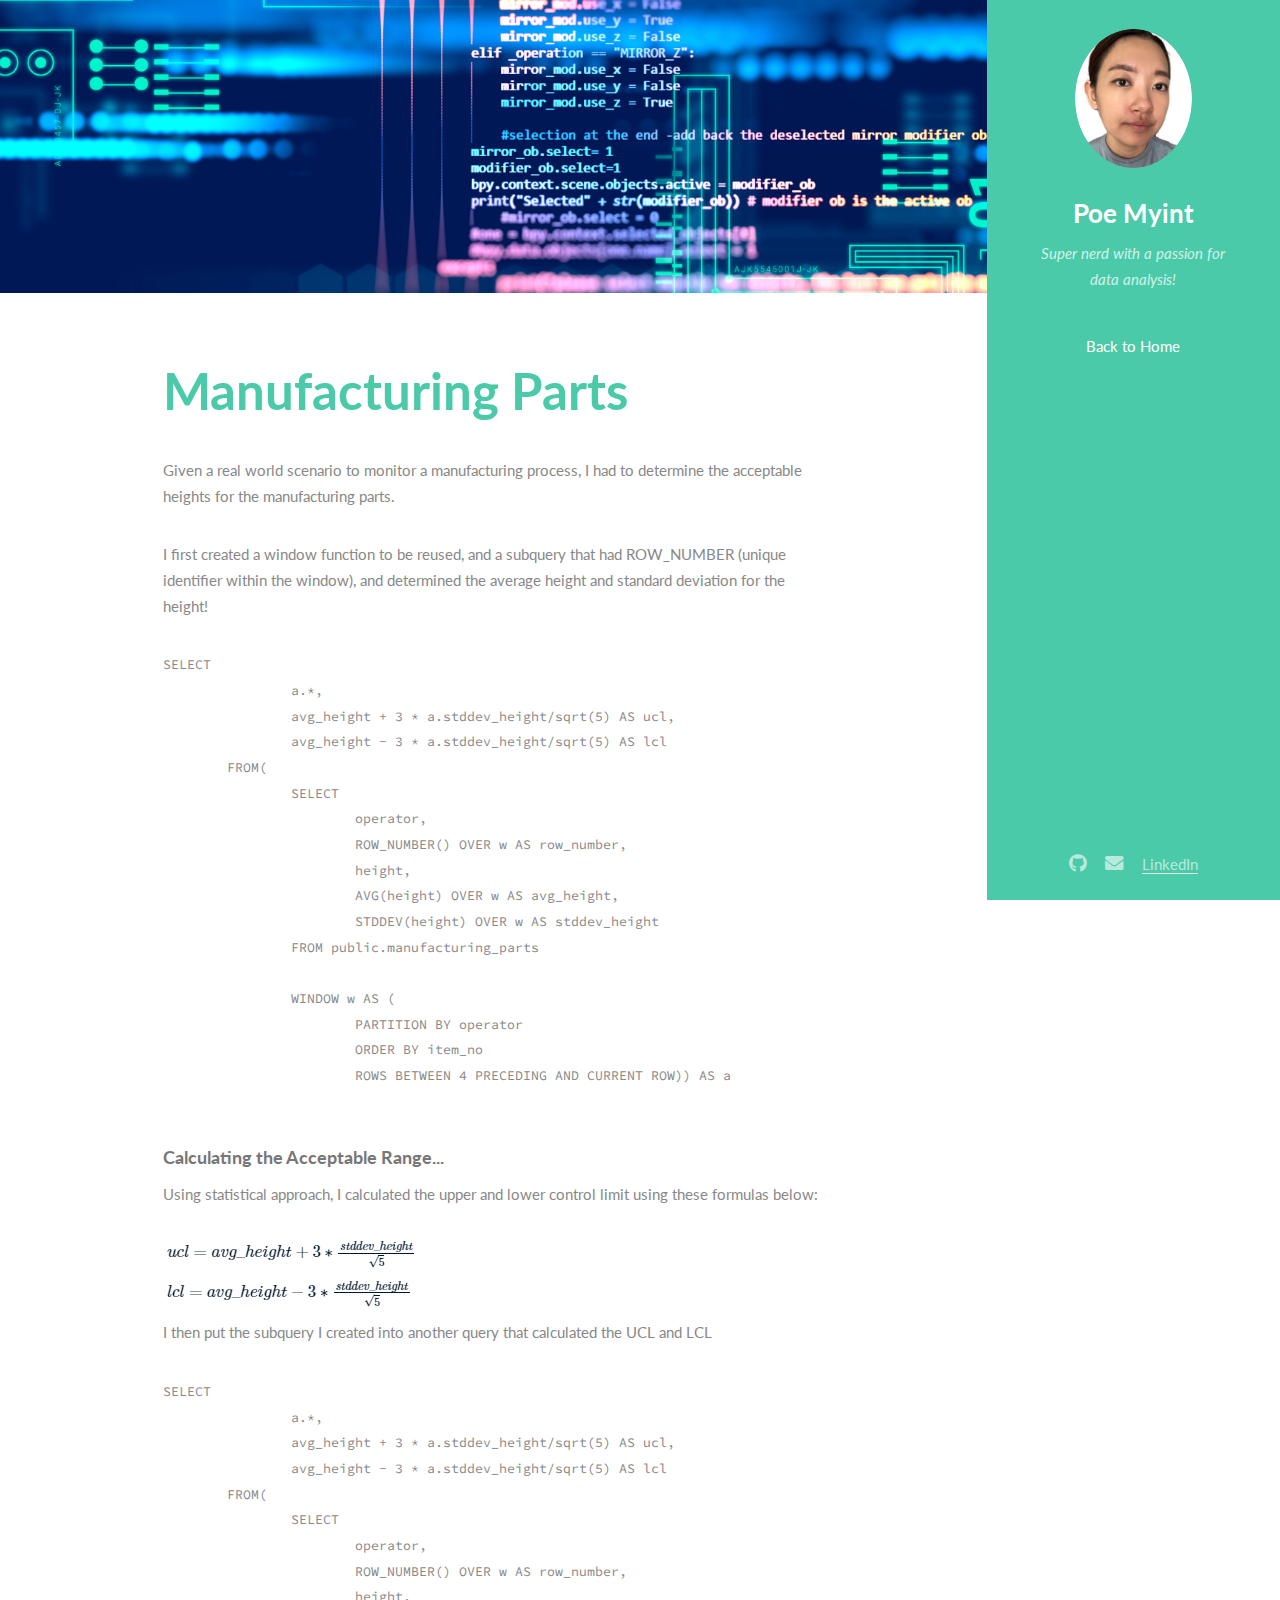
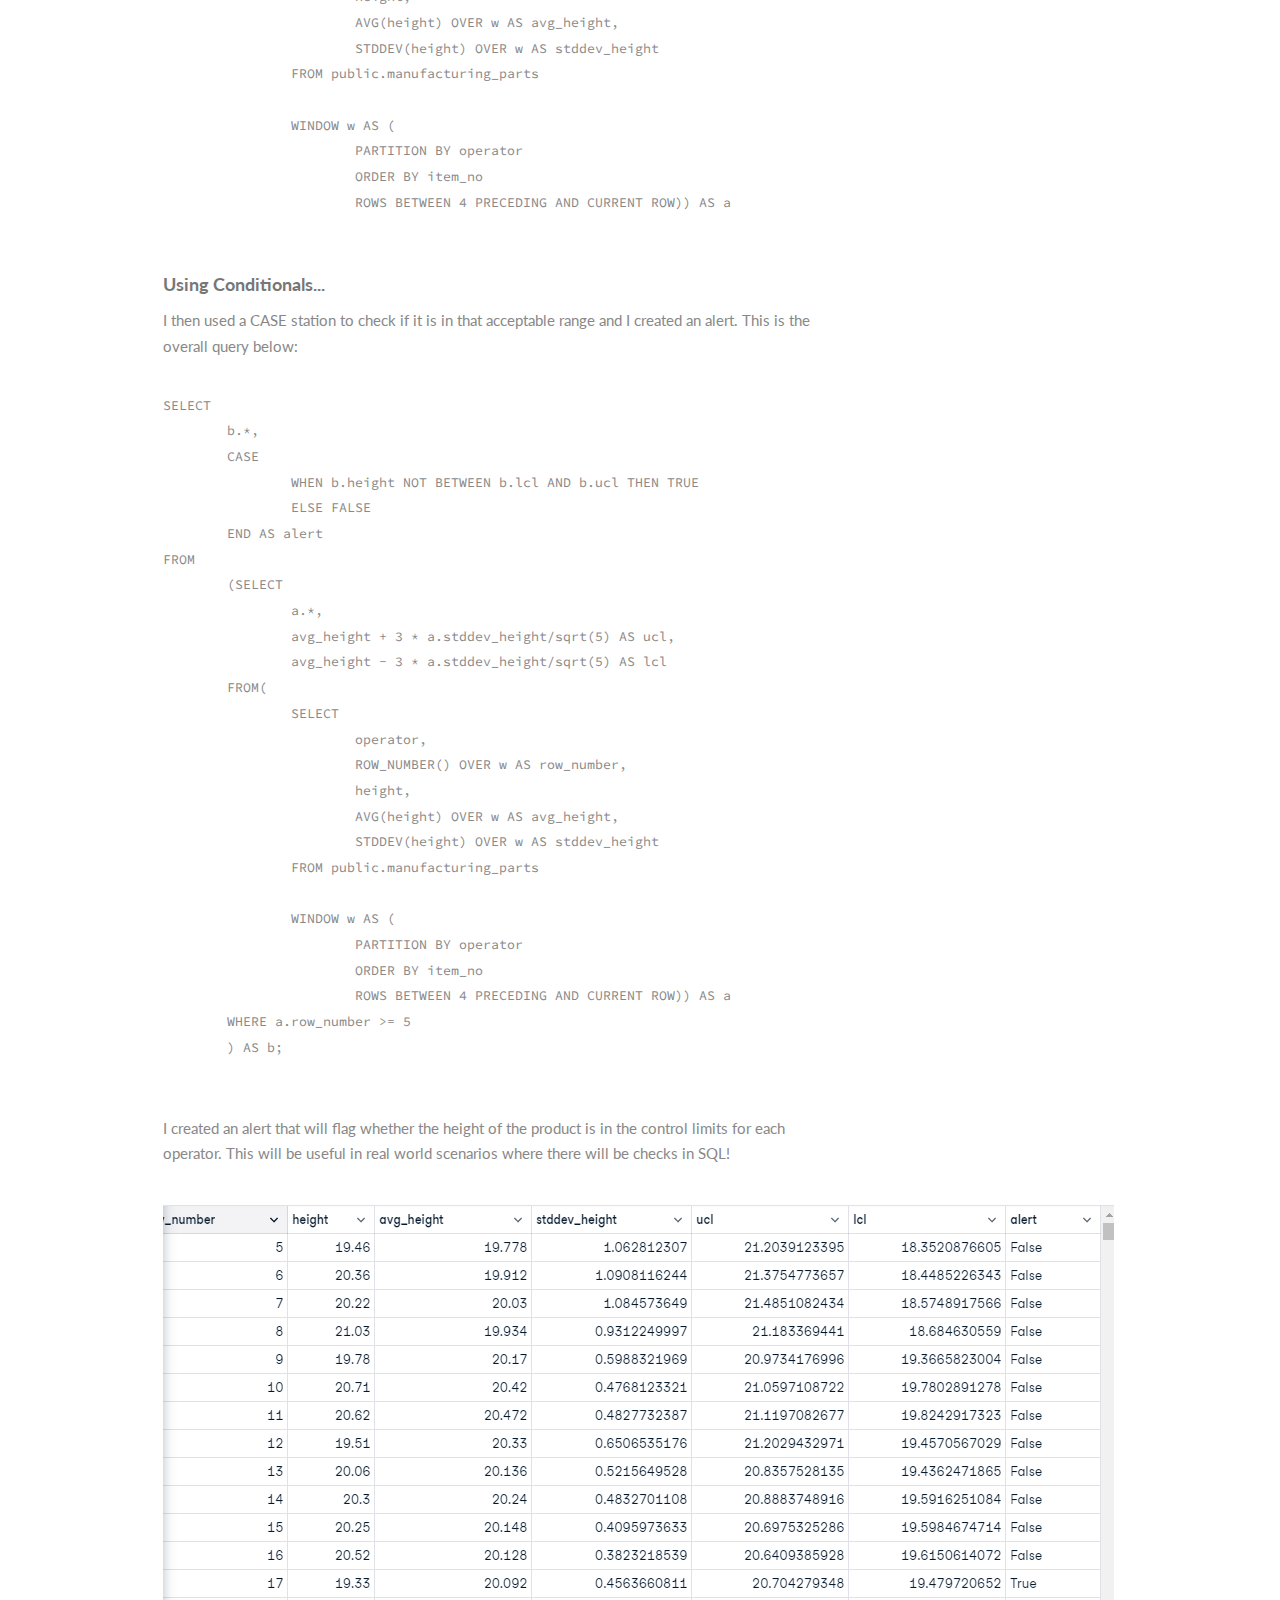
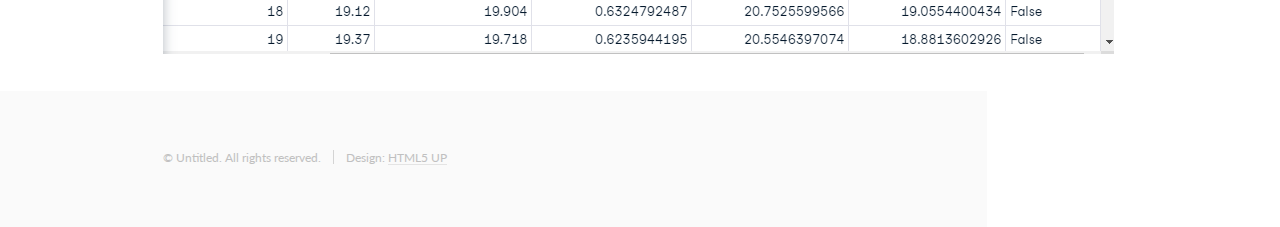
<file: sql3.html>
<!DOCTYPE HTML>
<!--
	Read Only by HTML5 UP
	html5up.net | @ajlkn
	Free for personal and commercial use under the CCA 3.0 license (html5up.net/license)
-->
<html>
<head>
    <title>Poe Myint</title>
    <meta charset="utf-8" />
    <meta name="viewport" content="width=device-width, initial-scale=1, user-scalable=no" />
    <link rel="stylesheet" href="assets/css/main.css" />
</head>
<body class="is-preload">

<!-- Header -->
<section id="header">
    <header>
        <span class="image avatar"><img src="images/avatar.jpg" alt="" /></span>
        <h1 id="logo"><a href="#">Poe Myint</a></h1>
        <p>Super nerd with a passion for<br />
            data analysis!</p>
    </header>
    <nav id="nav">
        <ul>
            <li><a href="index.html">Back to Home</a></li>
        </ul>
    </nav>
    <footer>
        <ul class="icons">
            <li><a href="https://github.com/poem13" class="icon brands fa-github"><span class="label">Github</span></a></li>
            <li><a href="mailto: poemy.18@gmail.com" class="icon solid fa-envelope"><span class="label">Email</span></a></li>
            <li><a href="https://www.linkedin.com/in/poemyint/"><span class="label">LinkedIn</span></a></li>
        </ul>
    </footer>
</section>

<!-- Wrapper -->
<div id="wrapper">

    <!-- Main -->
    <div id="main">

        <!-- One -->
        <section id="one">
            <div class="image main" data-position="center">
                <img src="images/banner.jpg" alt="" />
            </div>
            <div class="container">
                <header class="major">
                    <h2>Manufacturing Parts</h2>
                </header>
                <p>Given a real world scenario to monitor a manufacturing process, I had to determine the acceptable heights for the manufacturing parts.</p>
                <p>I first created a window function to be reused, and a subquery that had ROW_NUMBER (unique identifier within the window), and determined the average height and standard deviation for the height!</b></p>
                <pre>SELECT
		a.*,
		avg_height + 3 * a.stddev_height/sqrt(5) AS ucl,
		avg_height - 3 * a.stddev_height/sqrt(5) AS lcl
	FROM(
		SELECT
			operator,
			ROW_NUMBER() OVER w AS row_number,
			height,
			AVG(height) OVER w AS avg_height,
			STDDEV(height) OVER w AS stddev_height
		FROM public.manufacturing_parts

		WINDOW w AS (
			PARTITION BY operator
			ORDER BY item_no
			ROWS BETWEEN 4 PRECEDING AND CURRENT ROW)) AS a
                </pre>
                <h4>Calculating the Acceptable Range...</h4>
                <p>Using statistical approach, I calculated the upper and lower control limit using these formulas below:</p>
                <img src="images/stat.png" height="72" width="274"/>
                <p>I then put the subquery I created into another query that calculated the UCL and LCL</p>
                <pre>SELECT
		a.*,
		avg_height + 3 * a.stddev_height/sqrt(5) AS ucl,
		avg_height - 3 * a.stddev_height/sqrt(5) AS lcl
	FROM(
		SELECT
			operator,
			ROW_NUMBER() OVER w AS row_number,
			height,
			AVG(height) OVER w AS avg_height,
			STDDEV(height) OVER w AS stddev_height
		FROM public.manufacturing_parts

		WINDOW w AS (
			PARTITION BY operator
			ORDER BY item_no
			ROWS BETWEEN 4 PRECEDING AND CURRENT ROW)) AS a
                </pre>

                <h4>Using Conditionals...</h4>
                <p>I then used a CASE station to check if it is in that acceptable range and I created an alert. This is the overall query below:</p>
                <pre>SELECT
	b.*,
	CASE
		WHEN b.height NOT BETWEEN b.lcl AND b.ucl THEN TRUE
		ELSE FALSE
	END AS alert
FROM
	(SELECT
		a.*,
		avg_height + 3 * a.stddev_height/sqrt(5) AS ucl,
		avg_height - 3 * a.stddev_height/sqrt(5) AS lcl
	FROM(
		SELECT
			operator,
			ROW_NUMBER() OVER w AS row_number,
			height,
			AVG(height) OVER w AS avg_height,
			STDDEV(height) OVER w AS stddev_height
		FROM public.manufacturing_parts

		WINDOW w AS (
			PARTITION BY operator
			ORDER BY item_no
			ROWS BETWEEN 4 PRECEDING AND CURRENT ROW)) AS a
	WHERE a.row_number >= 5
	) AS b;
                </pre>
                <p>I created an alert that will flag whether the height of the product is in the control limits for each operator. This will be useful in real world scenarios where there will be checks in SQL!</p>

                <img src="images/alert.png" height="454" width="951"/></div>
        </section>

    </div>

    <!-- Footer -->
    <section id="footer">
        <div class="container">
            <ul class="copyright">
                <li>&copy; Untitled. All rights reserved.</li><li>Design: <a href="http://html5up.net">HTML5 UP</a></li>
            </ul>
        </div>
    </section>

</div>

<!-- Scripts -->
<script src="assets/js/jquery.min.js"></script>
<script src="assets/js/jquery.scrollex.min.js"></script>
<script src="assets/js/jquery.scrolly.min.js"></script>
<script src="assets/js/browser.min.js"></script>
<script src="assets/js/breakpoints.min.js"></script>
<script src="assets/js/util.js"></script>
<script src="assets/js/main.js"></script>

</body>
</html>
</file>
<file: assets/css/main.css>
@import url("fontawesome-all.min.css");
@import url("https://fonts.googleapis.com/css?family=Lato:400,400italic,700,700italic|Source+Code+Pro:400");

/*
	Read Only by HTML5 UP
	html5up.net | @ajlkn
	Free for personal and commercial use under the CCA 3.0 license (html5up.net/license)
*/

html, body, div, span, applet, object,
iframe, h1, h2, h3, h4, h5, h6, p, blockquote,
pre, a, abbr, acronym, address, big, cite,
code, del, dfn, em, img, ins, kbd, q, s, samp,
small, strike, strong, sub, sup, tt, var, b,
u, i, center, dl, dt, dd, ol, ul, li, fieldset,
form, label, legend, table, caption, tbody,
tfoot, thead, tr, th, td, article, aside,
canvas, details, embed, figure, figcaption,
footer, header, hgroup, menu, nav, output, ruby,
section, summary, time, mark, audio, video {
	margin: 0;
	padding: 0;
	border: 0;
	font-size: 100%;
	font: inherit;
	vertical-align: baseline;}

article, aside, details, figcaption, figure,
footer, header, hgroup, menu, nav, section {
	display: block;}

body {
	line-height: 1;
}

ol, ul {
	list-style: none;
}

blockquote, q {
	quotes: none;
}

	blockquote:before, blockquote:after, q:before, q:after {
		content: '';
		content: none;
	}

table {
	border-collapse: collapse;
	border-spacing: 0;
}

body {
	-webkit-text-size-adjust: none;
}

mark {
	background-color: transparent;
	color: inherit;
}

input::-moz-focus-inner {
	border: 0;
	padding: 0;
}

input, select, textarea {
	-moz-appearance: none;
	-webkit-appearance: none;
	-ms-appearance: none;
	appearance: none;
}

/* Basic */

	html {
		box-sizing: border-box;
	}

	*, *:before, *:after {
		box-sizing: inherit;
	}

	body {
		background: #fff;
	}

		body.is-preload *, body.is-preload *:before, body.is-preload *:after {
			-moz-animation: none !important;
			-webkit-animation: none !important;
			-ms-animation: none !important;
			animation: none !important;
			-moz-transition: none !important;
			-webkit-transition: none !important;
			-ms-transition: none !important;
			transition: none !important;
		}

	body, input, select, textarea {
		color: #888;
		font-family: "Lato", sans-serif;
		font-size: 16pt;
		font-weight: 400;
		line-height: 1.75em;
	}

	a {
		-moz-transition: color 0.2s ease-in-out, border-color 0.2s ease-in-out;
		-webkit-transition: color 0.2s ease-in-out, border-color 0.2s ease-in-out;
		-ms-transition: color 0.2s ease-in-out, border-color 0.2s ease-in-out;
		transition: color 0.2s ease-in-out, border-color 0.2s ease-in-out;
		border-bottom: solid 1px #e4e4e4;
		color: inherit;
		text-decoration: none;
	}

		a:hover {
			border-bottom-color: transparent;
			color: #4acaa8 !important;
		}

	strong, b {
		color: #777;
		font-weight: 700;
	}

	em, i {
		font-style: italic;
	}

	p {
		margin: 0 0 2.25em 0;
	}

	h1, h2, h3, h4, h5, h6 {
		color: #777;
		font-weight: 700;
		line-height: 1em;
		margin: 0 0 0.5625em 0;
	}

		h1 a, h2 a, h3 a, h4 a, h5 a, h6 a {
			border: 0;
			color: inherit;
			text-decoration: none;
		}

	h2 {
		font-size: 2em;
		line-height: 1.5em;
	}

	h3 {
		font-size: 1.75em;
		line-height: 1.5em;
	}

	h4 {
		font-size: 1.25em;
		line-height: 1.5em;
	}

	h5 {
		font-size: 0.9em;
		line-height: 1.5em;
	}

	h6 {
		font-size: 0.7em;
		line-height: 1.5em;
	}

	sub {
		font-size: 0.8em;
		position: relative;
		top: 0.5em;
	}

	sup {
		font-size: 0.8em;
		position: relative;
		top: -0.5em;
	}

	hr {
		border: 0;
		border-bottom: solid 2px #f4f4f4;
		margin: 2.25em 0;
	}

		hr.major {
			margin: 3.375em 0;
		}

	blockquote {
		border-left: solid 8px #e4e4e4;
		font-style: italic;
		margin: 0 0 2.25em 0;
		padding: 0.5em 0 0.5em 2em;
	}

	code {
		background: #555;
		border-radius: 5px;
		color: #fff;
		font-family: "Source Code Pro", monospace;
		font-size: 0.9em;
		margin: 0 0.25em;
		padding: 0.25em 0.65em;
	}

	pre {
		font-family: "Source Code Pro", monospace;
		font-size: 0.9em;
		margin: 0 0 2.25em 0;
	}

		pre code {
			-webkit-overflow-scrolling: touch;
			display: block;
			line-height: 1.5em;
			overflow-x: auto;
			padding: 1em 1.5em;
		}

	.align-left {
		text-align: left;
	}

	.align-center {
		text-align: center;
	}

	.align-right {
		text-align: right;
	}

/* Row */

	.row {
		display: flex;
		flex-wrap: wrap;
		box-sizing: border-box;
		align-items: stretch;
	}

		.row > * {
			box-sizing: border-box;
		}

		.row.gtr-uniform > * > :last-child {
			margin-bottom: 0;
		}

		.row.aln-left {
			justify-content: flex-start;
		}

		.row.aln-center {
			justify-content: center;
		}

		.row.aln-right {
			justify-content: flex-end;
		}

		.row.aln-top {
			align-items: flex-start;
		}

		.row.aln-middle {
			align-items: center;
		}

		.row.aln-bottom {
			align-items: flex-end;
		}

		.row > .imp {
			order: -1;
		}

		.row > .col-1 {
			width: 8.33333%;
		}

		.row > .off-1 {
			margin-left: 8.33333%;
		}

		.row > .col-2 {
			width: 16.66667%;
		}

		.row > .off-2 {
			margin-left: 16.66667%;
		}

		.row > .col-3 {
			width: 25%;
		}

		.row > .off-3 {
			margin-left: 25%;
		}

		.row > .col-4 {
			width: 33.33333%;
		}

		.row > .off-4 {
			margin-left: 33.33333%;
		}

		.row > .col-5 {
			width: 41.66667%;
		}

		.row > .off-5 {
			margin-left: 41.66667%;
		}

		.row > .col-6 {
			width: 50%;
		}

		.row > .off-6 {
			margin-left: 50%;
		}

		.row > .col-7 {
			width: 58.33333%;
		}

		.row > .off-7 {
			margin-left: 58.33333%;
		}

		.row > .col-8 {
			width: 66.66667%;
		}

		.row > .off-8 {
			margin-left: 66.66667%;
		}

		.row > .col-9 {
			width: 75%;
		}

		.row > .off-9 {
			margin-left: 75%;
		}

		.row > .col-10 {
			width: 83.33333%;
		}

		.row > .off-10 {
			margin-left: 83.33333%;
		}

		.row > .col-11 {
			width: 91.66667%;
		}

		.row > .off-11 {
			margin-left: 91.66667%;
		}

		.row > .col-12 {
			width: 100%;
		}

		.row > .off-12 {
			margin-left: 100%;
		}

		.row.gtr-0 {
			margin-top: 0;
			margin-left: 0em;
		}

			.row.gtr-0 > * {
				padding: 0 0 0 0em;
			}

			.row.gtr-0.gtr-uniform {
				margin-top: 0em;
			}

				.row.gtr-0.gtr-uniform > * {
					padding-top: 0em;
				}

		.row.gtr-25 {
			margin-top: 0;
			margin-left: -0.5em;
		}

			.row.gtr-25 > * {
				padding: 0 0 0 0.5em;
			}

			.row.gtr-25.gtr-uniform {
				margin-top: -0.5em;
			}

				.row.gtr-25.gtr-uniform > * {
					padding-top: 0.5em;
				}

		.row.gtr-50 {
			margin-top: 0;
			margin-left: -1em;
		}

			.row.gtr-50 > * {
				padding: 0 0 0 1em;
			}

			.row.gtr-50.gtr-uniform {
				margin-top: -1em;
			}

				.row.gtr-50.gtr-uniform > * {
					padding-top: 1em;
				}

		.row {
			margin-top: 0;
			margin-left: -2em;
		}

			.row > * {
				padding: 0 0 0 2em;
			}

			.row.gtr-uniform {
				margin-top: -2em;
			}

				.row.gtr-uniform > * {
					padding-top: 2em;
				}

		.row.gtr-150 {
			margin-top: 0;
			margin-left: -3em;
		}

			.row.gtr-150 > * {
				padding: 0 0 0 3em;
			}

			.row.gtr-150.gtr-uniform {
				margin-top: -3em;
			}

				.row.gtr-150.gtr-uniform > * {
					padding-top: 3em;
				}

		.row.gtr-200 {
			margin-top: 0;
			margin-left: -4em;
		}

			.row.gtr-200 > * {
				padding: 0 0 0 4em;
			}

			.row.gtr-200.gtr-uniform {
				margin-top: -4em;
			}

				.row.gtr-200.gtr-uniform > * {
					padding-top: 4em;
				}

		@media screen and (max-width: 1680px) {

			.row {
				display: flex;
				flex-wrap: wrap;
				box-sizing: border-box;
				align-items: stretch;
			}

				.row > * {
					box-sizing: border-box;
				}

				.row.gtr-uniform > * > :last-child {
					margin-bottom: 0;
				}

				.row.aln-left {
					justify-content: flex-start;
				}

				.row.aln-center {
					justify-content: center;
				}

				.row.aln-right {
					justify-content: flex-end;
				}

				.row.aln-top {
					align-items: flex-start;
				}

				.row.aln-middle {
					align-items: center;
				}

				.row.aln-bottom {
					align-items: flex-end;
				}

				.row > .imp-xlarge {
					order: -1;
				}

				.row > .col-1-xlarge {
					width: 8.33333%;
				}

				.row > .off-1-xlarge {
					margin-left: 8.33333%;
				}

				.row > .col-2-xlarge {
					width: 16.66667%;
				}

				.row > .off-2-xlarge {
					margin-left: 16.66667%;
				}

				.row > .col-3-xlarge {
					width: 25%;
				}

				.row > .off-3-xlarge {
					margin-left: 25%;
				}

				.row > .col-4-xlarge {
					width: 33.33333%;
				}

				.row > .off-4-xlarge {
					margin-left: 33.33333%;
				}

				.row > .col-5-xlarge {
					width: 41.66667%;
				}

				.row > .off-5-xlarge {
					margin-left: 41.66667%;
				}

				.row > .col-6-xlarge {
					width: 50%;
				}

				.row > .off-6-xlarge {
					margin-left: 50%;
				}

				.row > .col-7-xlarge {
					width: 58.33333%;
				}

				.row > .off-7-xlarge {
					margin-left: 58.33333%;
				}

				.row > .col-8-xlarge {
					width: 66.66667%;
				}

				.row > .off-8-xlarge {
					margin-left: 66.66667%;
				}

				.row > .col-9-xlarge {
					width: 75%;
				}

				.row > .off-9-xlarge {
					margin-left: 75%;
				}

				.row > .col-10-xlarge {
					width: 83.33333%;
				}

				.row > .off-10-xlarge {
					margin-left: 83.33333%;
				}

				.row > .col-11-xlarge {
					width: 91.66667%;
				}

				.row > .off-11-xlarge {
					margin-left: 91.66667%;
				}

				.row > .col-12-xlarge {
					width: 100%;
				}

				.row > .off-12-xlarge {
					margin-left: 100%;
				}

				.row.gtr-0 {
					margin-top: 0;
					margin-left: 0em;
				}

					.row.gtr-0 > * {
						padding: 0 0 0 0em;
					}

					.row.gtr-0.gtr-uniform {
						margin-top: 0em;
					}

						.row.gtr-0.gtr-uniform > * {
							padding-top: 0em;
						}

				.row.gtr-25 {
					margin-top: 0;
					margin-left: -0.5em;
				}

					.row.gtr-25 > * {
						padding: 0 0 0 0.5em;
					}

					.row.gtr-25.gtr-uniform {
						margin-top: -0.5em;
					}

						.row.gtr-25.gtr-uniform > * {
							padding-top: 0.5em;
						}

				.row.gtr-50 {
					margin-top: 0;
					margin-left: -1em;
				}

					.row.gtr-50 > * {
						padding: 0 0 0 1em;
					}

					.row.gtr-50.gtr-uniform {
						margin-top: -1em;
					}

						.row.gtr-50.gtr-uniform > * {
							padding-top: 1em;
						}

				.row {
					margin-top: 0;
					margin-left: -2em;
				}

					.row > * {
						padding: 0 0 0 2em;
					}

					.row.gtr-uniform {
						margin-top: -2em;
					}

						.row.gtr-uniform > * {
							padding-top: 2em;
						}

				.row.gtr-150 {
					margin-top: 0;
					margin-left: -3em;
				}

					.row.gtr-150 > * {
						padding: 0 0 0 3em;
					}

					.row.gtr-150.gtr-uniform {
						margin-top: -3em;
					}

						.row.gtr-150.gtr-uniform > * {
							padding-top: 3em;
						}

				.row.gtr-200 {
					margin-top: 0;
					margin-left: -4em;
				}

					.row.gtr-200 > * {
						padding: 0 0 0 4em;
					}

					.row.gtr-200.gtr-uniform {
						margin-top: -4em;
					}

						.row.gtr-200.gtr-uniform > * {
							padding-top: 4em;
						}

		}

		@media screen and (max-width: 1280px) {

			.row {
				display: flex;
				flex-wrap: wrap;
				box-sizing: border-box;
				align-items: stretch;
			}

				.row > * {
					box-sizing: border-box;
				}

				.row.gtr-uniform > * > :last-child {
					margin-bottom: 0;
				}

				.row.aln-left {
					justify-content: flex-start;
				}

				.row.aln-center {
					justify-content: center;
				}

				.row.aln-right {
					justify-content: flex-end;
				}

				.row.aln-top {
					align-items: flex-start;
				}

				.row.aln-middle {
					align-items: center;
				}

				.row.aln-bottom {
					align-items: flex-end;
				}

				.row > .imp-large {
					order: -1;
				}

				.row > .col-1-large {
					width: 8.33333%;
				}

				.row > .off-1-large {
					margin-left: 8.33333%;
				}

				.row > .col-2-large {
					width: 16.66667%;
				}

				.row > .off-2-large {
					margin-left: 16.66667%;
				}

				.row > .col-3-large {
					width: 25%;
				}

				.row > .off-3-large {
					margin-left: 25%;
				}

				.row > .col-4-large {
					width: 33.33333%;
				}

				.row > .off-4-large {
					margin-left: 33.33333%;
				}

				.row > .col-5-large {
					width: 41.66667%;
				}

				.row > .off-5-large {
					margin-left: 41.66667%;
				}

				.row > .col-6-large {
					width: 50%;
				}

				.row > .off-6-large {
					margin-left: 50%;
				}

				.row > .col-7-large {
					width: 58.33333%;
				}

				.row > .off-7-large {
					margin-left: 58.33333%;
				}

				.row > .col-8-large {
					width: 66.66667%;
				}

				.row > .off-8-large {
					margin-left: 66.66667%;
				}

				.row > .col-9-large {
					width: 75%;
				}

				.row > .off-9-large {
					margin-left: 75%;
				}

				.row > .col-10-large {
					width: 83.33333%;
				}

				.row > .off-10-large {
					margin-left: 83.33333%;
				}

				.row > .col-11-large {
					width: 91.66667%;
				}

				.row > .off-11-large {
					margin-left: 91.66667%;
				}

				.row > .col-12-large {
					width: 100%;
				}

				.row > .off-12-large {
					margin-left: 100%;
				}

				.row.gtr-0 {
					margin-top: 0;
					margin-left: 0em;
				}

					.row.gtr-0 > * {
						padding: 0 0 0 0em;
					}

					.row.gtr-0.gtr-uniform {
						margin-top: 0em;
					}

						.row.gtr-0.gtr-uniform > * {
							padding-top: 0em;
						}

				.row.gtr-25 {
					margin-top: 0;
					margin-left: -0.375em;
				}

					.row.gtr-25 > * {
						padding: 0 0 0 0.375em;
					}

					.row.gtr-25.gtr-uniform {
						margin-top: -0.375em;
					}

						.row.gtr-25.gtr-uniform > * {
							padding-top: 0.375em;
						}

				.row.gtr-50 {
					margin-top: 0;
					margin-left: -0.75em;
				}

					.row.gtr-50 > * {
						padding: 0 0 0 0.75em;
					}

					.row.gtr-50.gtr-uniform {
						margin-top: -0.75em;
					}

						.row.gtr-50.gtr-uniform > * {
							padding-top: 0.75em;
						}

				.row {
					margin-top: 0;
					margin-left: -1.5em;
				}

					.row > * {
						padding: 0 0 0 1.5em;
					}

					.row.gtr-uniform {
						margin-top: -1.5em;
					}

						.row.gtr-uniform > * {
							padding-top: 1.5em;
						}

				.row.gtr-150 {
					margin-top: 0;
					margin-left: -2.25em;
				}

					.row.gtr-150 > * {
						padding: 0 0 0 2.25em;
					}

					.row.gtr-150.gtr-uniform {
						margin-top: -2.25em;
					}

						.row.gtr-150.gtr-uniform > * {
							padding-top: 2.25em;
						}

				.row.gtr-200 {
					margin-top: 0;
					margin-left: -3em;
				}

					.row.gtr-200 > * {
						padding: 0 0 0 3em;
					}

					.row.gtr-200.gtr-uniform {
						margin-top: -3em;
					}

						.row.gtr-200.gtr-uniform > * {
							padding-top: 3em;
						}

		}

		@media screen and (max-width: 1024px) {

			.row {
				display: flex;
				flex-wrap: wrap;
				box-sizing: border-box;
				align-items: stretch;
			}

				.row > * {
					box-sizing: border-box;
				}

				.row.gtr-uniform > * > :last-child {
					margin-bottom: 0;
				}

				.row.aln-left {
					justify-content: flex-start;
				}

				.row.aln-center {
					justify-content: center;
				}

				.row.aln-right {
					justify-content: flex-end;
				}

				.row.aln-top {
					align-items: flex-start;
				}

				.row.aln-middle {
					align-items: center;
				}

				.row.aln-bottom {
					align-items: flex-end;
				}

				.row > .imp-medium {
					order: -1;
				}

				.row > .col-1-medium {
					width: 8.33333%;
				}

				.row > .off-1-medium {
					margin-left: 8.33333%;
				}

				.row > .col-2-medium {
					width: 16.66667%;
				}

				.row > .off-2-medium {
					margin-left: 16.66667%;
				}

				.row > .col-3-medium {
					width: 25%;
				}

				.row > .off-3-medium {
					margin-left: 25%;
				}

				.row > .col-4-medium {
					width: 33.33333%;
				}

				.row > .off-4-medium {
					margin-left: 33.33333%;
				}

				.row > .col-5-medium {
					width: 41.66667%;
				}

				.row > .off-5-medium {
					margin-left: 41.66667%;
				}

				.row > .col-6-medium {
					width: 50%;
				}

				.row > .off-6-medium {
					margin-left: 50%;
				}

				.row > .col-7-medium {
					width: 58.33333%;
				}

				.row > .off-7-medium {
					margin-left: 58.33333%;
				}

				.row > .col-8-medium {
					width: 66.66667%;
				}

				.row > .off-8-medium {
					margin-left: 66.66667%;
				}

				.row > .col-9-medium {
					width: 75%;
				}

				.row > .off-9-medium {
					margin-left: 75%;
				}

				.row > .col-10-medium {
					width: 83.33333%;
				}

				.row > .off-10-medium {
					margin-left: 83.33333%;
				}

				.row > .col-11-medium {
					width: 91.66667%;
				}

				.row > .off-11-medium {
					margin-left: 91.66667%;
				}

				.row > .col-12-medium {
					width: 100%;
				}

				.row > .off-12-medium {
					margin-left: 100%;
				}

				.row.gtr-0 {
					margin-top: 0;
					margin-left: 0em;
				}

					.row.gtr-0 > * {
						padding: 0 0 0 0em;
					}

					.row.gtr-0.gtr-uniform {
						margin-top: 0em;
					}

						.row.gtr-0.gtr-uniform > * {
							padding-top: 0em;
						}

				.row.gtr-25 {
					margin-top: 0;
					margin-left: -0.375em;
				}

					.row.gtr-25 > * {
						padding: 0 0 0 0.375em;
					}

					.row.gtr-25.gtr-uniform {
						margin-top: -0.375em;
					}

						.row.gtr-25.gtr-uniform > * {
							padding-top: 0.375em;
						}

				.row.gtr-50 {
					margin-top: 0;
					margin-left: -0.75em;
				}

					.row.gtr-50 > * {
						padding: 0 0 0 0.75em;
					}

					.row.gtr-50.gtr-uniform {
						margin-top: -0.75em;
					}

						.row.gtr-50.gtr-uniform > * {
							padding-top: 0.75em;
						}

				.row {
					margin-top: 0;
					margin-left: -1.5em;
				}

					.row > * {
						padding: 0 0 0 1.5em;
					}

					.row.gtr-uniform {
						margin-top: -1.5em;
					}

						.row.gtr-uniform > * {
							padding-top: 1.5em;
						}

				.row.gtr-150 {
					margin-top: 0;
					margin-left: -2.25em;
				}

					.row.gtr-150 > * {
						padding: 0 0 0 2.25em;
					}

					.row.gtr-150.gtr-uniform {
						margin-top: -2.25em;
					}

						.row.gtr-150.gtr-uniform > * {
							padding-top: 2.25em;
						}

				.row.gtr-200 {
					margin-top: 0;
					margin-left: -3em;
				}

					.row.gtr-200 > * {
						padding: 0 0 0 3em;
					}

					.row.gtr-200.gtr-uniform {
						margin-top: -3em;
					}

						.row.gtr-200.gtr-uniform > * {
							padding-top: 3em;
						}

		}

		@media screen and (max-width: 736px) {

			.row {
				display: flex;
				flex-wrap: wrap;
				box-sizing: border-box;
				align-items: stretch;
			}

				.row > * {
					box-sizing: border-box;
				}

				.row.gtr-uniform > * > :last-child {
					margin-bottom: 0;
				}

				.row.aln-left {
					justify-content: flex-start;
				}

				.row.aln-center {
					justify-content: center;
				}

				.row.aln-right {
					justify-content: flex-end;
				}

				.row.aln-top {
					align-items: flex-start;
				}

				.row.aln-middle {
					align-items: center;
				}

				.row.aln-bottom {
					align-items: flex-end;
				}

				.row > .imp-small {
					order: -1;
				}

				.row > .col-1-small {
					width: 8.33333%;
				}

				.row > .off-1-small {
					margin-left: 8.33333%;
				}

				.row > .col-2-small {
					width: 16.66667%;
				}

				.row > .off-2-small {
					margin-left: 16.66667%;
				}

				.row > .col-3-small {
					width: 25%;
				}

				.row > .off-3-small {
					margin-left: 25%;
				}

				.row > .col-4-small {
					width: 33.33333%;
				}

				.row > .off-4-small {
					margin-left: 33.33333%;
				}

				.row > .col-5-small {
					width: 41.66667%;
				}

				.row > .off-5-small {
					margin-left: 41.66667%;
				}

				.row > .col-6-small {
					width: 50%;
				}

				.row > .off-6-small {
					margin-left: 50%;
				}

				.row > .col-7-small {
					width: 58.33333%;
				}

				.row > .off-7-small {
					margin-left: 58.33333%;
				}

				.row > .col-8-small {
					width: 66.66667%;
				}

				.row > .off-8-small {
					margin-left: 66.66667%;
				}

				.row > .col-9-small {
					width: 75%;
				}

				.row > .off-9-small {
					margin-left: 75%;
				}

				.row > .col-10-small {
					width: 83.33333%;
				}

				.row > .off-10-small {
					margin-left: 83.33333%;
				}

				.row > .col-11-small {
					width: 91.66667%;
				}

				.row > .off-11-small {
					margin-left: 91.66667%;
				}

				.row > .col-12-small {
					width: 100%;
				}

				.row > .off-12-small {
					margin-left: 100%;
				}

				.row.gtr-0 {
					margin-top: 0;
					margin-left: 0em;
				}

					.row.gtr-0 > * {
						padding: 0 0 0 0em;
					}

					.row.gtr-0.gtr-uniform {
						margin-top: 0em;
					}

						.row.gtr-0.gtr-uniform > * {
							padding-top: 0em;
						}

				.row.gtr-25 {
					margin-top: 0;
					margin-left: -0.3125em;
				}

					.row.gtr-25 > * {
						padding: 0 0 0 0.3125em;
					}

					.row.gtr-25.gtr-uniform {
						margin-top: -0.3125em;
					}

						.row.gtr-25.gtr-uniform > * {
							padding-top: 0.3125em;
						}

				.row.gtr-50 {
					margin-top: 0;
					margin-left: -0.625em;
				}

					.row.gtr-50 > * {
						padding: 0 0 0 0.625em;
					}

					.row.gtr-50.gtr-uniform {
						margin-top: -0.625em;
					}

						.row.gtr-50.gtr-uniform > * {
							padding-top: 0.625em;
						}

				.row {
					margin-top: 0;
					margin-left: -1.25em;
				}

					.row > * {
						padding: 0 0 0 1.25em;
					}

					.row.gtr-uniform {
						margin-top: -1.25em;
					}

						.row.gtr-uniform > * {
							padding-top: 1.25em;
						}

				.row.gtr-150 {
					margin-top: 0;
					margin-left: -1.875em;
				}

					.row.gtr-150 > * {
						padding: 0 0 0 1.875em;
					}

					.row.gtr-150.gtr-uniform {
						margin-top: -1.875em;
					}

						.row.gtr-150.gtr-uniform > * {
							padding-top: 1.875em;
						}

				.row.gtr-200 {
					margin-top: 0;
					margin-left: -2.5em;
				}

					.row.gtr-200 > * {
						padding: 0 0 0 2.5em;
					}

					.row.gtr-200.gtr-uniform {
						margin-top: -2.5em;
					}

						.row.gtr-200.gtr-uniform > * {
							padding-top: 2.5em;
						}

		}

		@media screen and (max-width: 480px) {

			.row {
				display: flex;
				flex-wrap: wrap;
				box-sizing: border-box;
				align-items: stretch;
			}

				.row > * {
					box-sizing: border-box;
				}

				.row.gtr-uniform > * > :last-child {
					margin-bottom: 0;
				}

				.row.aln-left {
					justify-content: flex-start;
				}

				.row.aln-center {
					justify-content: center;
				}

				.row.aln-right {
					justify-content: flex-end;
				}

				.row.aln-top {
					align-items: flex-start;
				}

				.row.aln-middle {
					align-items: center;
				}

				.row.aln-bottom {
					align-items: flex-end;
				}

				.row > .imp-xsmall {
					order: -1;
				}

				.row > .col-1-xsmall {
					width: 8.33333%;
				}

				.row > .off-1-xsmall {
					margin-left: 8.33333%;
				}

				.row > .col-2-xsmall {
					width: 16.66667%;
				}

				.row > .off-2-xsmall {
					margin-left: 16.66667%;
				}

				.row > .col-3-xsmall {
					width: 25%;
				}

				.row > .off-3-xsmall {
					margin-left: 25%;
				}

				.row > .col-4-xsmall {
					width: 33.33333%;
				}

				.row > .off-4-xsmall {
					margin-left: 33.33333%;
				}

				.row > .col-5-xsmall {
					width: 41.66667%;
				}

				.row > .off-5-xsmall {
					margin-left: 41.66667%;
				}

				.row > .col-6-xsmall {
					width: 50%;
				}

				.row > .off-6-xsmall {
					margin-left: 50%;
				}

				.row > .col-7-xsmall {
					width: 58.33333%;
				}

				.row > .off-7-xsmall {
					margin-left: 58.33333%;
				}

				.row > .col-8-xsmall {
					width: 66.66667%;
				}

				.row > .off-8-xsmall {
					margin-left: 66.66667%;
				}

				.row > .col-9-xsmall {
					width: 75%;
				}

				.row > .off-9-xsmall {
					margin-left: 75%;
				}

				.row > .col-10-xsmall {
					width: 83.33333%;
				}

				.row > .off-10-xsmall {
					margin-left: 83.33333%;
				}

				.row > .col-11-xsmall {
					width: 91.66667%;
				}

				.row > .off-11-xsmall {
					margin-left: 91.66667%;
				}

				.row > .col-12-xsmall {
					width: 100%;
				}

				.row > .off-12-xsmall {
					margin-left: 100%;
				}

				.row.gtr-0 {
					margin-top: 0;
					margin-left: 0em;
				}

					.row.gtr-0 > * {
						padding: 0 0 0 0em;
					}

					.row.gtr-0.gtr-uniform {
						margin-top: 0em;
					}

						.row.gtr-0.gtr-uniform > * {
							padding-top: 0em;
						}

				.row.gtr-25 {
					margin-top: 0;
					margin-left: -0.3125em;
				}

					.row.gtr-25 > * {
						padding: 0 0 0 0.3125em;
					}

					.row.gtr-25.gtr-uniform {
						margin-top: -0.3125em;
					}

						.row.gtr-25.gtr-uniform > * {
							padding-top: 0.3125em;
						}

				.row.gtr-50 {
					margin-top: 0;
					margin-left: -0.625em;
				}

					.row.gtr-50 > * {
						padding: 0 0 0 0.625em;
					}

					.row.gtr-50.gtr-uniform {
						margin-top: -0.625em;
					}

						.row.gtr-50.gtr-uniform > * {
							padding-top: 0.625em;
						}

				.row {
					margin-top: 0;
					margin-left: -1.25em;
				}

					.row > * {
						padding: 0 0 0 1.25em;
					}

					.row.gtr-uniform {
						margin-top: -1.25em;
					}

						.row.gtr-uniform > * {
							padding-top: 1.25em;
						}

				.row.gtr-150 {
					margin-top: 0;
					margin-left: -1.875em;
				}

					.row.gtr-150 > * {
						padding: 0 0 0 1.875em;
					}

					.row.gtr-150.gtr-uniform {
						margin-top: -1.875em;
					}

						.row.gtr-150.gtr-uniform > * {
							padding-top: 1.875em;
						}

				.row.gtr-200 {
					margin-top: 0;
					margin-left: -2.5em;
				}

					.row.gtr-200 > * {
						padding: 0 0 0 2.5em;
					}

					.row.gtr-200.gtr-uniform {
						margin-top: -2.5em;
					}

						.row.gtr-200.gtr-uniform > * {
							padding-top: 2.5em;
						}

		}

/* Container */

	.container {
		margin: 0 auto;
		max-width: calc(100% - 4.5em);
		width: 45em;
	}

		.container.xsmall {
			width: 11.25em;
		}

		.container.small {
			width: 22.5em;
		}

		.container.medium {
			width: 33.75em;
		}

		.container.large {
			width: 56.25em;
		}

		.container.xlarge {
			width: 67.5em;
		}

		.container.max {
			width: 100%;
		}

		@media screen and (max-width: 1024px) {

			.container {
				width: 100% !important;
			}

		}

		@media screen and (max-width: 480px) {

			.container {
				max-width: calc(100% - 3.375em);
			}

		}

/* Section/Article */

	section.special, article.special {
		text-align: center;
	}

	header p {
		color: #aaa;
		position: relative;
		margin: 0 0 1.6875em 0;
	}

	header h2 + p {
		font-size: 1.25em;
		margin-top: -0.5em;
		line-height: 1.5em;
	}

	header h3 + p {
		font-size: 1.1em;
		margin-top: -0.35em;
		line-height: 1.5em;
	}

	header h4 + p,
	header h5 + p,
	header h6 + p {
		font-size: 0.9em;
		margin-top: -0.25em;
		line-height: 1.5em;
	}

	header.major h2 {
		color: #4acaa8;
		font-size: 3.5em;
	}

		header.major h2 + p {
			color: #777;
			font-size: 1.75em;
			font-weight: 700;
			margin-top: -0.75em;
		}

/* Form */

	form {
		margin: 0 0 2.25em 0;
	}

	label {
		color: #777;
		display: block;
		font-size: 0.9em;
		font-weight: 700;
		margin: 0 0 1.125em 0;
	}

	input::-moz-focus-inner {
		border: 0;
		padding: 0;
	}

	input[type="text"],
	input[type="password"],
	input[type="email"],
	select,
	textarea {
		-moz-appearance: none;
		-webkit-appearance: none;
		-ms-appearance: none;
		appearance: none;
		border-radius: 5px;
		border: none;
		border: solid 2px #e4e4e4;
		color: inherit;
		display: block;
		outline: 0;
		padding: 0 1em;
		text-decoration: none;
		width: 100%;
	}

		input[type="text"]:invalid,
		input[type="password"]:invalid,
		input[type="email"]:invalid,
		select:invalid,
		textarea:invalid {
			box-shadow: none;
		}

		input[type="text"]:focus,
		input[type="password"]:focus,
		input[type="email"]:focus,
		select:focus,
		textarea:focus {
			border-color: #4acaa8;
		}

	select {
		background-image: url("data:image/svg+xml;charset=utf8,%3Csvg xmlns='http://www.w3.org/2000/svg' width='40' height='40' preserveAspectRatio='none' viewBox='0 0 40 40'%3E%3Cpath d='M9.4,12.3l10.4,10.4l10.4-10.4c0.2-0.2,0.5-0.4,0.9-0.4c0.3,0,0.6,0.1,0.9,0.4l3.3,3.3c0.2,0.2,0.4,0.5,0.4,0.9 c0,0.4-0.1,0.6-0.4,0.9L20.7,31.9c-0.2,0.2-0.5,0.4-0.9,0.4c-0.3,0-0.6-0.1-0.9-0.4L4.3,17.3c-0.2-0.2-0.4-0.5-0.4-0.9 c0-0.4,0.1-0.6,0.4-0.9l3.3-3.3c0.2-0.2,0.5-0.4,0.9-0.4S9.1,12.1,9.4,12.3z' fill='%23e4e4e4' /%3E%3C/svg%3E");
		background-size: 1.25em;
		background-repeat: no-repeat;
		background-position: calc(100% - 1em) center;
		height: 2.75em;
		padding-right: 2.75em;
		text-overflow: ellipsis;
	}

		select option {
			color: #777;
			background: #fff;
		}

		select:focus::-ms-value {
			background-color: transparent;
		}

		select::-ms-expand {
			display: none;
		}

	input[type="text"],
	input[type="password"],
	input[type="email"],
	select {
		height: 2.75em;
	}

	textarea {
		padding: 0.75em 1em;
	}

	input[type="checkbox"],
	input[type="radio"] {
		-moz-appearance: none;
		-webkit-appearance: none;
		-ms-appearance: none;
		appearance: none;
		display: block;
		float: left;
		margin-right: -2em;
		opacity: 0;
		width: 1em;
		z-index: -1;
	}

		input[type="checkbox"] + label,
		input[type="radio"] + label {
			text-decoration: none;
			color: #888;
			cursor: pointer;
			display: inline-block;
			font-size: 1em;
			font-weight: 400;
			padding-left: 2.4em;
			padding-right: 0.75em;
			position: relative;
		}

			input[type="checkbox"] + label:before,
			input[type="radio"] + label:before {
				-moz-osx-font-smoothing: grayscale;
				-webkit-font-smoothing: antialiased;
				display: inline-block;
				font-style: normal;
				font-variant: normal;
				text-rendering: auto;
				line-height: 1;
				text-transform: none !important;
				font-family: 'Font Awesome 5 Free';
				font-weight: 900;
			}

			input[type="checkbox"] + label:before,
			input[type="radio"] + label:before {
				background: #fafafa;
				border-radius: 5px;
				border: solid 2px #e4e4e4;
				content: '';
				display: inline-block;
				font-size: 0.8em;
				height: 2.0625em;
				left: 0;
				line-height: 2.0625em;
				position: absolute;
				text-align: center;
				top: 0;
				width: 2.0625em;
			}

		input[type="checkbox"]:checked + label:before,
		input[type="radio"]:checked + label:before {
			background: #989898;
			border-color: #989898;
			color: #ffffff;
			content: '\f00c';
		}

		input[type="checkbox"]:focus + label:before,
		input[type="radio"]:focus + label:before {
			border-color: #4acaa8;
		}

	input[type="checkbox"] + label:before {
		border-radius: 5px;
	}

	input[type="radio"] + label:before {
		border-radius: 100%;
	}

	::-webkit-input-placeholder {
		color: #aaa !important;
		font-style: italic;
		opacity: 1.0;
	}

	:-moz-placeholder {
		color: #aaa !important;
		font-style: italic;
		opacity: 1.0;
	}

	::-moz-placeholder {
		color: #aaa !important;
		font-style: italic;
		opacity: 1.0;
	}

	:-ms-input-placeholder {
		color: #aaa !important;
		font-style: italic;
		opacity: 1.0;
	}

/* Box */

	.box {
		border-radius: 5px;
		border: solid 2px #e4e4e4;
		margin-bottom: 2.25em;
		padding: 1.5em;
	}

		.box > :last-child,
		.box > :last-child > :last-child,
		.box > :last-child > :last-child > :last-child {
			margin-bottom: 0;
		}

		.box.alt {
			border: 0;
			border-radius: 0;
			padding: 0;
		}

/* Icon */

	.icon {
		text-decoration: none;
		border-bottom: none;
		position: relative;
	}

		.icon:before {
			-moz-osx-font-smoothing: grayscale;
			-webkit-font-smoothing: antialiased;
			display: inline-block;
			font-style: normal;
			font-variant: normal;
			text-rendering: auto;
			line-height: 1;
			text-transform: none !important;
			font-family: 'Font Awesome 5 Free';
			font-weight: 400;
		}

		.icon > .label {
			display: none;
		}

		.icon:before {
			line-height: inherit;
		}

		.icon.solid:before {
			font-weight: 900;
		}

		.icon.brands:before {
			font-family: 'Font Awesome 5 Brands';
		}

/* Image */

	.image {
		border-radius: 5px;
		border: 0;
		display: inline-block;
		position: relative;
	}

		.image[data-position] img {
			-moz-object-fit: cover;
			-webkit-object-fit: cover;
			-ms-object-fit: cover;
			object-fit: cover;
			display: block;
			position: absolute;
			top: 0;
			left: 0;
			width: 100%;
			height: 100%;
		}

		.image[data-position="top left"] img {
			-moz-object-position: top left;
			-webkit-object-position: top left;
			-ms-object-position: top left;
			object-position: top left;
		}

		.image[data-position="top"] img {
			-moz-object-position: top;
			-webkit-object-position: top;
			-ms-object-position: top;
			object-position: top;
		}

		.image[data-position="top right"] img {
			-moz-object-position: top right;
			-webkit-object-position: top right;
			-ms-object-position: top right;
			object-position: top right;
		}

		.image[data-position="right"] img {
			-moz-object-position: right;
			-webkit-object-position: right;
			-ms-object-position: right;
			object-position: right;
		}

		.image[data-position="bottom right"] img {
			-moz-object-position: bottom right;
			-webkit-object-position: bottom right;
			-ms-object-position: bottom right;
			object-position: bottom right;
		}

		.image[data-position="bottom"] img {
			-moz-object-position: bottom;
			-webkit-object-position: bottom;
			-ms-object-position: bottom;
			object-position: bottom;
		}

		.image[data-position="bottom left"] img {
			-moz-object-position: bottom left;
			-webkit-object-position: bottom left;
			-ms-object-position: bottom left;
			object-position: bottom left;
		}

		.image[data-position="left"] img {
			-moz-object-position: left;
			-webkit-object-position: left;
			-ms-object-position: left;
			object-position: left;
		}

		.image[data-position="center"] img {
			-moz-object-position: center;
			-webkit-object-position: center;
			-ms-object-position: center;
			object-position: center;
		}

		.image[data-position="25% 25%"] img {
			-moz-object-position: 25% 25%;
			-webkit-object-position: 25% 25%;
			-ms-object-position: 25% 25%;
			object-position: 25% 25%;
		}

		.image[data-position="75% 25%"] img {
			-moz-object-position: 75% 25%;
			-webkit-object-position: 75% 25%;
			-ms-object-position: 75% 25%;
			object-position: 75% 25%;
		}

		.image[data-position="75% 75%"] img {
			-moz-object-position: 75% 75%;
			-webkit-object-position: 75% 75%;
			-ms-object-position: 75% 75%;
			object-position: 75% 75%;
		}

		.image[data-position="25% 75%"] img {
			-moz-object-position: 25% 75%;
			-webkit-object-position: 25% 75%;
			-ms-object-position: 25% 75%;
			object-position: 25% 75%;
		}

		.image img {
			border-radius: 5px;
			display: block;
		}

		.image.left {
			float: left;
			margin: 0 2.5em 2em 0;
			top: 0.25em;
		}

		.image.right {
			float: right;
			margin: 0 0 2em 2.5em;
			top: 0.25em;
		}

		.image.fit {
			display: block;
			margin: 0 0 2.25em 0;
			width: 100%;
		}

			.image.fit img {
				display: block;
				width: 100%;
			}

		.image.avatar {
			border-radius: 100%;
			overflow: hidden;
		}

			.image.avatar img {
				border-radius: 100%;
				display: block;
				width: 100%;
			}

		.image.main {
			display: block;
			height: 20em;
			border-radius: 0;
		}

			.image.main img {
				border-radius: 0;
			}

/* List */

	ol {
		list-style: decimal;
		margin: 0 0 2.25em 0;
		padding-left: 1.25em;
	}

		ol li {
			padding-left: 0.25em;
		}

	ul {
		list-style: disc;
		margin: 0 0 2.25em 0;
		padding-left: 1em;
	}

		ul li {
			padding-left: 0.5em;
		}

		ul.alt {
			list-style: none;
			padding-left: 0;
		}

			ul.alt li {
				border-top: solid 2px #f4f4f4;
				padding: 0.5em 0;
			}

				ul.alt li:first-child {
					border-top: 0;
					padding-top: 0;
				}

	dl {
		margin: 0 0 2.25em 0;
	}

/* Actions */

	ul.actions {
		display: -moz-flex;
		display: -webkit-flex;
		display: -ms-flex;
		display: flex;
		cursor: default;
		list-style: none;
		margin-left: -1.125em;
		padding-left: 0;
	}

		ul.actions li {
			padding: 0 0 0 1.125em;
			vertical-align: middle;
		}

		ul.actions.special {
			-moz-justify-content: center;
			-webkit-justify-content: center;
			-ms-justify-content: center;
			justify-content: center;
			width: 100%;
			margin-left: 0;
		}

			ul.actions.special li:first-child {
				padding-left: 0;
			}

		ul.actions.stacked {
			-moz-flex-direction: column;
			-webkit-flex-direction: column;
			-ms-flex-direction: column;
			flex-direction: column;
			margin-left: 0;
		}

			ul.actions.stacked li {
				padding: 1.125em 0 0 0;
			}

				ul.actions.stacked li:first-child {
					padding-top: 0;
				}

		ul.actions.fit {
			width: calc(100% + 1.125em);
		}

			ul.actions.fit li {
				-moz-flex-grow: 1;
				-webkit-flex-grow: 1;
				-ms-flex-grow: 1;
				flex-grow: 1;
				-moz-flex-shrink: 1;
				-webkit-flex-shrink: 1;
				-ms-flex-shrink: 1;
				flex-shrink: 1;
				width: 100%;
			}

				ul.actions.fit li > * {
					width: 100%;
				}

			ul.actions.fit.stacked {
				width: 100%;
			}

		@media screen and (max-width: 480px) {

			ul.actions:not(.fixed) {
				-moz-flex-direction: column;
				-webkit-flex-direction: column;
				-ms-flex-direction: column;
				flex-direction: column;
				margin-left: 0;
				width: 100% !important;
			}

				ul.actions:not(.fixed) li {
					-moz-flex-grow: 1;
					-webkit-flex-grow: 1;
					-ms-flex-grow: 1;
					flex-grow: 1;
					-moz-flex-shrink: 1;
					-webkit-flex-shrink: 1;
					-ms-flex-shrink: 1;
					flex-shrink: 1;
					padding: 1.125em 0 0 0;
					text-align: center;
					width: 100%;
				}

					ul.actions:not(.fixed) li > * {
						width: 100%;
					}

					ul.actions:not(.fixed) li:first-child {
						padding-top: 0;
					}

					ul.actions:not(.fixed) li input[type="submit"],
					ul.actions:not(.fixed) li input[type="reset"],
					ul.actions:not(.fixed) li input[type="button"],
					ul.actions:not(.fixed) li button,
					ul.actions:not(.fixed) li .button {
						width: 100%;
					}

						ul.actions:not(.fixed) li input[type="submit"].icon:before,
						ul.actions:not(.fixed) li input[type="reset"].icon:before,
						ul.actions:not(.fixed) li input[type="button"].icon:before,
						ul.actions:not(.fixed) li button.icon:before,
						ul.actions:not(.fixed) li .button.icon:before {
							margin-left: -0.5rem;
						}

		}

/* Feature Icons */

	ul.feature-icons {
		list-style: none;
		padding-left: 0;
	}

		ul.feature-icons li {
			text-decoration: none;
			display: inline-block;
			margin: 0 0 1.6875em 0;
			padding: 0.35em 0 0 3.5em;
			position: relative;
			vertical-align: top;
			width: 48%;
		}

			ul.feature-icons li:before {
				-moz-osx-font-smoothing: grayscale;
				-webkit-font-smoothing: antialiased;
				display: inline-block;
				font-style: normal;
				font-variant: normal;
				text-rendering: auto;
				line-height: 1;
				text-transform: none !important;
				font-family: 'Font Awesome 5 Free';
				font-weight: 400;
			}

			ul.feature-icons li:before {
				background: #4acaa8;
				border-radius: 100%;
				color: #ffffff;
				display: block;
				height: 2.5em;
				left: 0;
				line-height: 2.5em;
				position: absolute;
				text-align: center;
				top: 0;
				width: 2.5em;
			}

/* Icons */

	ul.icons {
		cursor: default;
		list-style: none;
		padding-left: 0;
	}

		ul.icons li {
			display: inline-block;
			padding: 0 1em 0 0;
		}

			ul.icons li:last-child {
				padding-right: 0 !important;
			}

			ul.icons li .icon:before {
				font-size: 1.25em;
			}

/* Table */

	.table-wrapper {
		-webkit-overflow-scrolling: touch;
		overflow-x: auto;
	}

	table {
		margin: 0 0 2.25em 0;
		width: 100%;
	}

		table tbody tr {
			border: solid 2px #f4f4f4;
			border-left: 0;
			border-right: 0;
		}

			table tbody tr:nth-child(2n + 1) {
				background-color: #fafafa;
			}

		table td {
			padding: 0.75em 0.75em;
		}

		table th {
			color: #777;
			font-size: 0.9em;
			font-weight: 700;
			padding: 0 0.75em 0.75em 0.75em;
			text-align: left;
		}

		table thead {
			border-bottom: solid 4px #e4e4e4;
		}

		table tfoot {
			border-top: solid 4px #e4e4e4;
		}

		table.alt {
			border-collapse: separate;
		}

			table.alt tbody tr td {
				border: solid 2px #e4e4e4;
				border-left-width: 0;
				border-top-width: 0;
			}

				table.alt tbody tr td:first-child {
					border-left-width: 2px;
				}

			table.alt tbody tr:first-child td {
				border-top-width: 2px;
			}

			table.alt thead {
				border-bottom: 0;
			}

			table.alt tfoot {
				border-top: 0;
			}

/* Button */

	input[type="submit"],
	input[type="reset"],
	input[type="button"],
	.button {
		-moz-appearance: none;
		-webkit-appearance: none;
		-ms-appearance: none;
		appearance: none;
		-moz-transition: background-color 0.2s ease-in-out, color 0.2s ease-in-out;
		-webkit-transition: background-color 0.2s ease-in-out, color 0.2s ease-in-out;
		-ms-transition: background-color 0.2s ease-in-out, color 0.2s ease-in-out;
		transition: background-color 0.2s ease-in-out, color 0.2s ease-in-out;
		background-color: #989898;
		border-radius: 5px;
		border: 0;
		color: #ffffff !important;
		cursor: pointer;
		display: inline-block;
		font-weight: 700;
		height: 2.75em;
		line-height: 2.75em;
		padding: 0 1.5em;
		text-align: center;
		text-decoration: none;
		white-space: nowrap;
	}

		input[type="submit"]:hover,
		input[type="reset"]:hover,
		input[type="button"]:hover,
		.button:hover {
			background-color: #a5a5a5;
			color: #ffffff !important;
		}

		input[type="submit"]:active,
		input[type="reset"]:active,
		input[type="button"]:active,
		.button:active {
			background-color: #8b8b8b;
		}

		input[type="submit"].icon,
		input[type="reset"].icon,
		input[type="button"].icon,
		.button.icon {
			padding-left: 1.35em;
		}

			input[type="submit"].icon:before,
			input[type="reset"].icon:before,
			input[type="button"].icon:before,
			.button.icon:before {
				margin-right: 0.5em;
			}

		input[type="submit"].fit,
		input[type="reset"].fit,
		input[type="button"].fit,
		.button.fit {
			width: 100%;
		}

		input[type="submit"].small,
		input[type="reset"].small,
		input[type="button"].small,
		.button.small {
			font-size: 0.8em;
		}

		input[type="submit"].large,
		input[type="reset"].large,
		input[type="button"].large,
		.button.large {
			font-size: 1.35em;
		}

		input[type="submit"].alt,
		input[type="reset"].alt,
		input[type="button"].alt,
		.button.alt {
			background-color: transparent;
			box-shadow: inset 0 0 0 2px #e4e4e4;
			color: #777 !important;
		}

			input[type="submit"].alt:hover,
			input[type="reset"].alt:hover,
			input[type="button"].alt:hover,
			.button.alt:hover {
				background-color: #f4f4f4;
				color: #777 !important;
			}

			input[type="submit"].alt:active,
			input[type="reset"].alt:active,
			input[type="button"].alt:active,
			.button.alt:active {
				background-color: #eaeaea;
			}

			input[type="submit"].alt.icon:before,
			input[type="reset"].alt.icon:before,
			input[type="button"].alt.icon:before,
			.button.alt.icon:before {
				color: #aaa;
			}

		input[type="submit"].primary,
		input[type="reset"].primary,
		input[type="button"].primary,
		.button.primary {
			background-color: #4acaa8;
			color: #ffffff !important;
		}

			input[type="submit"].primary:hover,
			input[type="reset"].primary:hover,
			input[type="button"].primary:hover,
			.button.primary:hover {
				background-color: #5ed0b1;
			}

			input[type="submit"].primary:active,
			input[type="reset"].primary:active,
			input[type="button"].primary:active,
			.button.primary:active {
				background-color: #39c29d;
			}

		input[type="submit"].disabled, input[type="submit"]:disabled,
		input[type="reset"].disabled,
		input[type="reset"]:disabled,
		input[type="button"].disabled,
		input[type="button"]:disabled,
		.button.disabled,
		.button:disabled {
			background-color: #888 !important;
			box-shadow: inset 0 -0.15em 0 0 rgba(0, 0, 0, 0.15);
			color: #fff !important;
			cursor: default;
			opacity: 0.25;
		}

/* Features */

	.features article {
		border-top: solid 3px #f4f4f4;
		margin-bottom: 2.25em;
		padding-top: 2.25em;
	}

		.features article:first-child {
			border-top: 0;
			padding-top: 0;
		}

		.features article .image {
			display: inline-block;
			padding-right: 2.5em;
			vertical-align: middle;
			width: 48%;
		}

			.features article .image img {
				display: block;
				width: 100%;
			}

		.features article .inner {
			display: inline-block;
			vertical-align: middle;
			width: 50%;
		}

			.features article .inner > :last-child {
				margin-bottom: 0;
			}

/* Header */

	#header {
		display: -moz-flex;
		display: -webkit-flex;
		display: -ms-flex;
		display: flex;
		-moz-flex-direction: column;
		-webkit-flex-direction: column;
		-ms-flex-direction: column;
		flex-direction: column;
		-moz-justify-content: space-between;
		-webkit-justify-content: space-between;
		-ms-justify-content: space-between;
		justify-content: space-between;
		background: #4acaa8;
		color: #d2f2e9;
		height: 100%;
		overflow-y: auto;
		position: fixed;
		text-align: center;
		top: 0;
		width: 23em;
		right: 0;
	}

		#header h1, #header h2, #header h3, #header h4, #header h5, #header h6 {
			color: #ffffff;
		}

			#header h1 a, #header h2 a, #header h3 a, #header h4 a, #header h5 a, #header h6 a {
				color: #ffffff;
			}

		#header header p {
			color: #b7eadc;
		}

		#header a {
			color: #d2f2e9;
		}

			#header a:hover {
				color: #ffffff !important;
			}

		#header > header {
			-moz-flex-shrink: 0;
			-webkit-flex-shrink: 0;
			-ms-flex-shrink: 0;
			flex-shrink: 0;
			padding: 3em;
		}

			#header > header .avatar {
				display: block;
				margin: 0 auto 2.25em auto;
				width: 8em;
			}

			#header > header h1 {
				font-size: 1.75em;
				margin: 0;
			}

			#header > header p {
				color: #d2f2e9;
				font-style: italic;
				margin: 1em 0 0 0;
			}

		#header > footer {
			-moz-flex-shrink: 0;
			-webkit-flex-shrink: 0;
			-ms-flex-shrink: 0;
			flex-shrink: 0;
			bottom: 0;
			left: 0;
			padding: 2em;
			width: 100%;
		}

			#header > footer .icons {
				margin: 0;
			}

				#header > footer .icons li a {
					color: #b7eadc;
				}

		#header > nav {
			-moz-flex-grow: 1;
			-webkit-flex-grow: 1;
			-ms-flex-grow: 1;
			flex-grow: 1;
		}

			#header > nav ul {
				list-style: none;
				margin: 0;
				padding: 0;
			}

				#header > nav ul li {
					border-top: solid 2px #5ccfb1;
					display: block;
					padding: 0;
				}

					#header > nav ul li a {
						-moz-transition: none;
						-webkit-transition: none;
						-ms-transition: none;
						transition: none;
						border: 0;
						color: #ffffff !important;
						display: block;
						padding: 0.85em 0;
						text-decoration: none;
					}

						#header > nav ul li a.active {
							background: #fff;
							color: #4acaa8 !important;
						}

					#header > nav ul li:first-child {
						border-top: 0;
					}

/* Wrapper */

	#wrapper {
		background: #fff;
		padding-right: 23em;
	}

/* Main */

	#main > section {
		border-top: solid 6px #f4f4f4;
	}

		#main > section > .container {
			padding: 6em 0 4em 0;
		}

		#main > section:first-child {
			border-top: 0;
		}

/* Footer */

	#footer {
		background: #fafafa;
		border-top: 0;
		color: #c0c0c0;
		overflow: hidden;
		padding: 4em 0 2em 0;
	}

		#footer .copyright {
			line-height: 1em;
			list-style: none;
			padding: 0;
		}

			#footer .copyright li {
				border-left: solid 1px #d4d4d4;
				display: inline-block;
				font-size: 0.8em;
				margin-left: 1em;
				padding-left: 1em;
			}

				#footer .copyright li:first-child {
					border-left: 0;
					margin-left: 0;
					padding-left: 0;
				}

				#footer .copyright li a {
					color: inherit;
				}

/* XLarge */

	@media screen and (max-width: 1680px) {

		/* Basic */

			body, input, select, textarea {
				font-size: 13pt;
			}

		/* Header */

			#header {
				width: 21em;
			}

				#header > header {
					padding: 2em;
				}

				#header > footer {
					padding: 1.5em;
				}

		/* Wrapper */

			#wrapper {
				padding-right: 21em;
			}

		/* Main */

			#main > section > .container {
				padding: 4em 0 2em 0;
			}

	}

/* Large */

	@media screen and (max-width: 1280px) {

		/* Basic */

			body, input, select, textarea {
				font-size: 11pt;
			}

		/* Header */

			#header {
				width: 20em;
			}

		/* Wrapper */

			#wrapper {
				padding-right: 20em;
			}

	}

/* Medium */

	#titleBar {
		display: none;
	}

	@media screen and (max-width: 1024px) {

		/* Basic */

			html, body {
				overflow-x: hidden;
			}

			body, input, select, textarea {
				font-size: 12pt;
			}

		/* Image */

			.image.left, .image.right {
				max-width: 40%;
			}

				.image.left img, .image.right img {
					width: 100%;
				}

			.image.main {
				height: 20em;
			}

		/* Header */

			#header {
				-moz-backface-visibility: hidden;
				-webkit-backface-visibility: hidden;
				-ms-backface-visibility: hidden;
				backface-visibility: hidden;
				-moz-transition: -moz-transform 0.5s ease;
				-webkit-transition: -webkit-transform 0.5s ease;
				-ms-transition: -ms-transform 0.5s ease;
				transition: transform 0.5s ease;
				display: block;
				height: 100%;
				overflow-y: auto;
				position: fixed;
				top: 0;
				width: 23em;
				z-index: 10002;
				-moz-transform: translateX(23em);
				-webkit-transform: translateX(23em);
				-ms-transform: translateX(23em);
				transform: translateX(23em);
				right: 0;
			}

				#header > footer {
					bottom: auto;
					left: auto;
					margin: 0.5em 0 0 0;
					position: relative;
					right: auto;
					top: auto;
				}

		/* Wrapper */

			#wrapper {
				-moz-backface-visibility: hidden;
				-webkit-backface-visibility: hidden;
				-ms-backface-visibility: hidden;
				backface-visibility: hidden;
				-moz-transition: -moz-transform 0.5s ease;
				-webkit-transition: -webkit-transform 0.5s ease;
				-ms-transition: -ms-transform 0.5s ease;
				transition: transform 0.5s ease;
				padding: 44px 0 1px 0;
			}

		/* Header Panel */

			#titleBar {
				-moz-backface-visibility: hidden;
				-webkit-backface-visibility: hidden;
				-ms-backface-visibility: hidden;
				backface-visibility: hidden;
				-moz-transition: -moz-transform 0.5s ease;
				-webkit-transition: -webkit-transform 0.5s ease;
				-ms-transition: -ms-transform 0.5s ease;
				transition: transform 0.5s ease;
				display: block;
				height: 44px;
				left: 0;
				position: fixed;
				top: 0;
				width: 100%;
				z-index: 10001;
				background: #222;
				color: #fff;
				min-width: 320px;
			}

				#titleBar .title {
					color: #fff;
					display: block;
					font-weight: 700;
					height: 44px;
					line-height: 44px;
					padding: 0 1em;
					width: 100%;
					text-align: left;
				}

					#titleBar .title a {
						border: 0;
						text-decoration: none;
					}

				#titleBar .toggle {
					text-decoration: none;
					height: 4em;
					position: absolute;
					top: 0;
					width: 6em;
					border: 0;
					outline: 0;
					right: 0;
				}

					#titleBar .toggle:before {
						-moz-osx-font-smoothing: grayscale;
						-webkit-font-smoothing: antialiased;
						display: inline-block;
						font-style: normal;
						font-variant: normal;
						text-rendering: auto;
						line-height: 1;
						text-transform: none !important;
						font-family: 'Font Awesome 5 Free';
						font-weight: 900;
					}

					#titleBar .toggle:before {
						background: #4acaa8;
						color: #ffffff;
						content: '\f0c9';
						display: block;
						font-size: 18px;
						height: 44px;
						line-height: 44px;
						position: absolute;
						text-align: center;
						top: 0;
						width: 64px;
						right: 0;
					}

			body.header-visible #wrapper, body.header-visible #titleBar {
				-moz-transform: translateX(-23em);
				-webkit-transform: translateX(-23em);
				-ms-transform: translateX(-23em);
				transform: translateX(-23em);
			}

			body.header-visible #header {
				-moz-transform: translateX(0);
				-webkit-transform: translateX(0);
				-ms-transform: translateX(0);
				transform: translateX(0);
			}

	}

/* Small */

	@media screen and (max-width: 736px) {

		/* Basic */

			body, input, select, textarea {
				font-size: 12pt;
			}

			h1 br, h2 br, h3 br, h4 br, h5 br, h6 br {
				display: none;
			}

			h2 {
				font-size: 1.75em;
			}

			h3 {
				font-size: 1.5em;
			}

			h4 {
				font-size: 1em;
			}

		/* Image */

			.image.left {
				margin: 0 1.5em 1em 0;
			}

			.image.right {
				margin: 0 0 1em 1.5em;
			}

			.image.main {
				height: 12em;
			}

		/* Section/Article */

			header br {
				display: none;
			}

			header.major h2 {
				font-size: 2.5em;
			}

				header.major h2 + p {
					font-size: 1.5em;
				}

		/* Features */

			.features article .image {
				display: block;
				margin: 0 0 2.25em 0;
				padding-right: 0;
				width: 100%;
			}

			.features article .inner {
				display: block;
				width: 100%;
			}

		/* Header */

			#header {
				width: 17em;
				-moz-transform: translateX(17em);
				-webkit-transform: translateX(17em);
				-ms-transform: translateX(17em);
				transform: translateX(17em);
				right: 0;
			}

				#header > header {
					padding: 2em;
				}

					#header > header .avatar {
						margin: 0 auto 1.6875em auto;
						width: 6em;
					}

					#header > header h1 {
						font-size: 1.5em;
					}

					#header > header p {
						margin: 1em 0 0 0;
					}

				#header > footer {
					padding: 1.5em;
				}

		/* Main */

			#main > section > .container {
				padding: 2em 0 0 0;
			}

		/* Footer */

			#footer {
				text-align: center;
			}

				#footer .copyright li {
					border-left: 0;
					display: block;
					line-height: 1.75em;
					margin: 0.75em 0 0 0;
					padding-left: 0;
				}

					#footer .copyright li:first-child {
						margin-top: 0;
					}

		/* Header Panel */

			#titleBar .toggle {
				height: 4em;
				width: 6em;
			}

				#titleBar .toggle:before {
					font-size: 14px;
					width: 44px;
				}

			body.header-visible #wrapper, body.header-visible #titleBar {
				-moz-transform: translateX(-17em);
				-webkit-transform: translateX(-17em);
				-ms-transform: translateX(-17em);
				transform: translateX(-17em);
			}

	}

/* XSmall */

	@media screen and (max-width: 480px) {

		/* Basic */

			html, body {
				min-width: 320px;
			}

			body, input, select, textarea {
				font-size: 12pt;
			}

		/* List */

			ul.actions {
				margin: 0 0 2.25em 0;
			}

				ul.actions li {
					display: block;
					padding: 1.125em 0 0 0;
					text-align: center;
					width: 100%;
				}

					ul.actions li:first-child {
						padding-top: 0;
					}

					ul.actions li > * {
						width: 100%;
						margin: 0 !important;
					}

						ul.actions li > *.icon:before {
							margin-left: -2em;
						}

				ul.actions.small li {
					padding: 0.5625em 0 0 0;
				}

					ul.actions.small li:first-child {
						padding-top: 0;
					}

			ul.feature-icons li {
				display: block;
				width: 100%;
			}

		/* Button */

			input[type="submit"],
			input[type="reset"],
			input[type="button"],
			.button {
				padding: 0;
			}

	}
</file>
